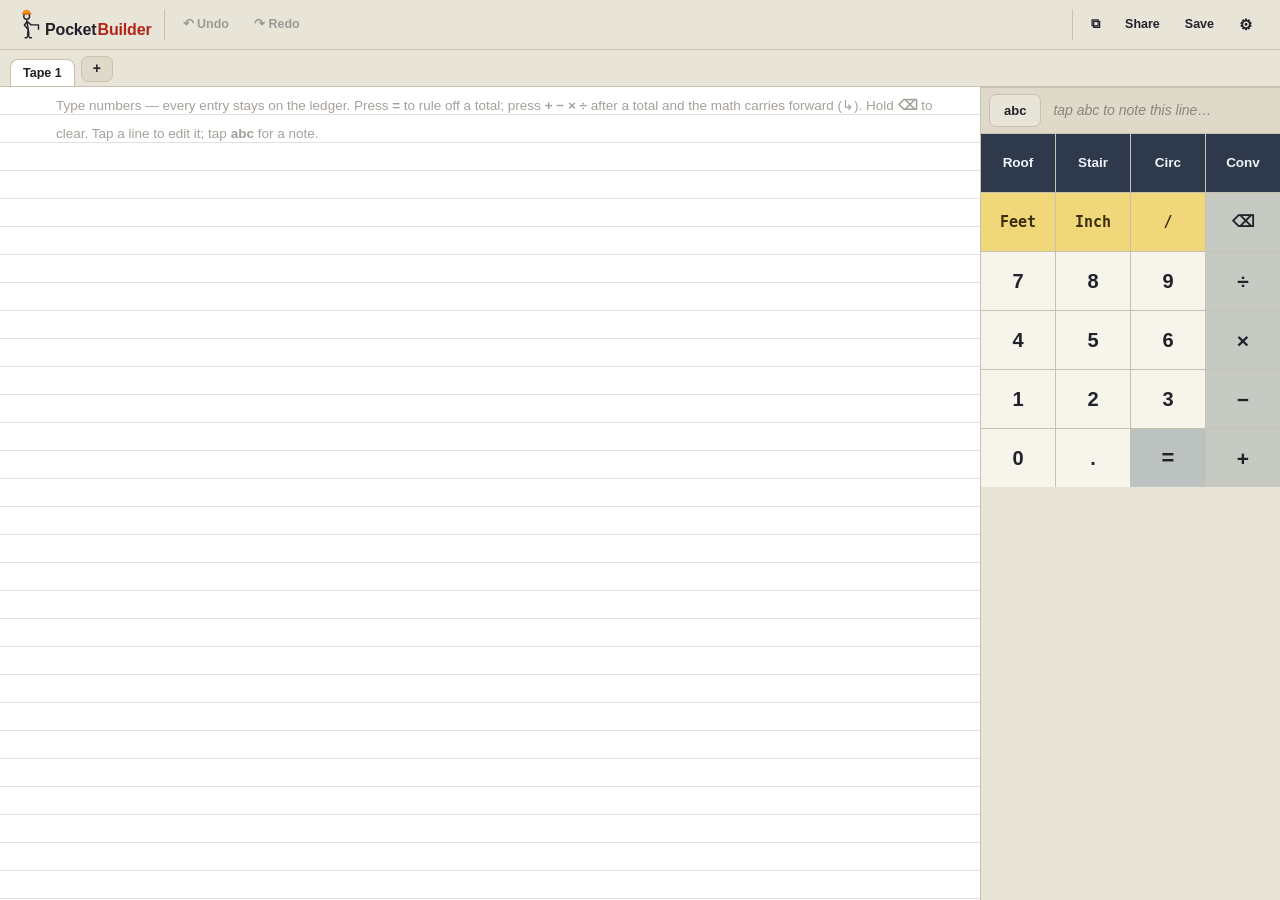
<file: index.html>
<!DOCTYPE html>
<html lang="en">
<head>
<meta charset="UTF-8">
<meta name="viewport" content="width=device-width, initial-scale=1.0, maximum-scale=1.0, user-scalable=no, viewport-fit=cover">
<meta name="theme-color" content="#1b1d21">
<meta name="apple-mobile-web-app-capable" content="yes">
<meta name="mobile-web-app-capable" content="yes">
<meta name="apple-mobile-web-app-status-bar-style" content="black-translucent">
<meta name="apple-mobile-web-app-title" content="PocketBuilder">
<title>PocketBuilder</title>
<meta name="description" content="PocketBuilder - builder tape calculator: feet-inch fractions, area, volume, roof and stair solver, board feet.">
<link rel="manifest" href="manifest.webmanifest">
<link rel="apple-touch-icon" href="icon-192.png">
<link rel="apple-touch-icon" sizes="512x512" href="icon-512.png">
<link rel="icon" type="image/png" href="icon-192.png">
<link rel="stylesheet" href="styles.css">
</head>
<body>
<div id="app">

  <header id="toolbar">
    <button class="brand" id="nameBtn" title="Settings">
      <svg viewBox="140 70 210 340" aria-hidden="true">
        <g fill="none" stroke="currentColor" stroke-width="16" stroke-linecap="round" stroke-linejoin="round">
          <path d="M196 196 L214 300"/>
          <path d="M214 300 L206 356 L232 396 M232 396 L250 396"/>
          <path d="M214 300 L222 356 L196 396 M196 396 L178 396"/>
          <path d="M200 214 L170 252 L200 288"/>
          <path d="M206 214 L246 250 L330 250 L330 300"/>
        </g>
        <circle cx="196" cy="152" r="33" fill="none" stroke="currentColor" stroke-width="16"/>
        <path d="M150 124 a46 46 0 0 1 92 0 z" fill="#f5901f"/>
        <ellipse cx="196" cy="124" rx="56" ry="12" fill="#dc7413"/>
      </svg>
      Pocket<span>Builder</span></button>
    <div class="grp">
      <button class="tb" id="undoB" title="Undo (Ctrl+Z)">&#8630; Undo</button>
      <button class="tb" id="redoB" title="Redo (Ctrl+Y)">&#8631; Redo</button>
    </div>
    <span class="sp"></span>
    <div class="grp">
      <button class="tb" id="ksCopy" title="Copy tape">&#10697;</button>
      <button class="tb" data-fn="share">Share</button>
      <button class="tb" data-fn="save">Save</button>
      <button class="tb icon" id="menuBtn" title="Settings">&#9881;</button>
    </div>
  </header>

  <div id="tabbar"></div>

  <div class="main">
    <div class="taparea">
      <div class="tapewrap" id="tape"></div>
      <div class="toppanel" id="roofpop">
        <div class="tphdr">ROOF<span class="tphint">type a value, then tap a field</span><span class="tpx" id="roofPopClose">&#10005;</span></div>
        <div id="roofcells"></div>
        <div class="tpbtns"><button class="btn" id="roofToTape">&rarr; Tape</button></div>
      </div>
      <div class="toppanel" id="stairpop">
        <div class="tphdr">STAIRS<span class="tphint">type a value, then tap a field</span><span class="tpx" id="stairPopClose">&#10005;</span></div>
        <div id="staircells"></div>
        <div class="tpbtns"><button class="btn" id="stairToTape">&rarr; Tape</button></div>
      </div>
    </div>

    <aside id="keys">
      <div class="notestrip" id="noteBar">
        <button class="ns-lab" id="kbBtn">abc</button>
        <input id="noteInput" type="text" placeholder="tap abc to note this line&#8230;" autocomplete="off" autocorrect="off" autocapitalize="sentences">
        <button class="nbtn" id="noteDone">Done</button>
      </div>
      <div class="np">
        <button class="key fn" data-k="hipv">Roof</button><button class="key fn" data-k="stair">Stair</button><button class="key fn" data-k="circ">Circ</button><button class="key fn" data-k="conv">Conv</button>
        <button class="key unit" id="u0" data-k="feet">Feet</button><button class="key unit" id="u1" data-k="inch">Inch</button><button class="key unit" id="u2" data-k="frac">/</button><button class="key op small" data-k="bk" id="bkKey" title="Backspace &mdash; double-tap or hold to clear all">&#9003;</button>
        <button class="key" data-k="7">7</button><button class="key" data-k="8">8</button><button class="key" data-k="9">9</button><button class="key op" data-k="div">&divide;</button>
        <button class="key" data-k="4">4</button><button class="key" data-k="5">5</button><button class="key" data-k="6">6</button><button class="key op" data-k="mul">&times;</button>
        <button class="key" data-k="1">1</button><button class="key" data-k="2">2</button><button class="key" data-k="3">3</button><button class="key op" data-k="sub" id="subKey" title="Minus &mdash; hold for &plusmn;">&minus;</button>
        <button class="key" data-k="0">0</button><button class="key" data-k="dot">.</button><button class="key eq" data-k="eq">=</button><button class="key op" data-k="add">+</button>
      </div>
    </aside>
  </div>


</div>

<div class="scrim" id="menu"><div class="sheet">
  <h4>PocketBuilder</h4>
  <div class="mrow"><div class="ml">Text size</div><div class="seg" id="sizeSeg"><button data-sz="s">Small</button><button data-sz="m">Medium</button><button data-sz="l">Large</button><button data-sz="x">XL</button></div></div>
  <div class="mrow"><div class="ml">Colors</div><div class="clrgrid" id="clrGrid">
    <label class="clr">Chrome<input type="color" data-c="chrome"></label>
    <label class="clr">Keys<input type="color" data-c="key"></label>
    <label class="clr">Op keys<input type="color" data-c="op"></label>
    <label class="clr">Ft/In<input type="color" data-c="unit"></label>
    <label class="clr">Solvers<input type="color" data-c="fn"></label>
    <label class="clr">Accent<input type="color" data-c="accent"></label>
    <label class="clr">Paper<input type="color" data-c="paper"></label>
    <label class="clr">Text<input type="color" data-c="ptxt"></label>
  </div></div>
  <div class="mrow"><div class="seg"><button id="woodBtn">Night Wood</button><button id="resetBtn">Reset colors</button></div></div>
  <div class="mrow"><div class="ml">Units</div><div class="seg" id="unitSeg"><button data-u="imp">Imperial</button><button data-u="met">Metric</button></div></div>
  <div class="mrow"><div class="ml">Fraction precision</div><div class="seg" id="fracSeg"><button data-fr="8">1/8</button><button data-fr="16">1/16</button><button data-fr="32">1/32</button></div></div>
  <div class="mrow"><div class="ml">Paper</div><div class="seg" id="paperSeg" style="gap:10px">
    <span class="swatch" data-pa="white" style="background:#ffffff"></span>
    <span class="swatch" data-pa="manila" style="background:#ecdcba"></span>
    <span class="swatch" data-pa="sky" style="background:#e3edfb"></span>
    <span class="swatch" data-pa="charcoal" style="background:#2b2e33"></span>
    <span class="swatch" data-pa="navy" style="background:#19233b"></span>
    <span class="swatch" data-pa="forest" style="background:#1b2a1d"></span>
    <span class="swatch" data-pa="coffee" style="background:#241c11"></span>
  </div></div>
  <div class="menubtns">
    <button class="btn alt" id="mNew">New tape</button>
    <button class="btn" id="mSave">Save .txt</button>
    <button class="btn alt" id="menuClose">Done</button>
  </div>
</div></div>

<div class="toast" id="toast"></div>
<script src="js/engine.js"></script>
<script src="js/app.js"></script>
<script src="js/share.js"></script>
<script src="js/edit-ops.js"></script>
</body>
</html>
</file>
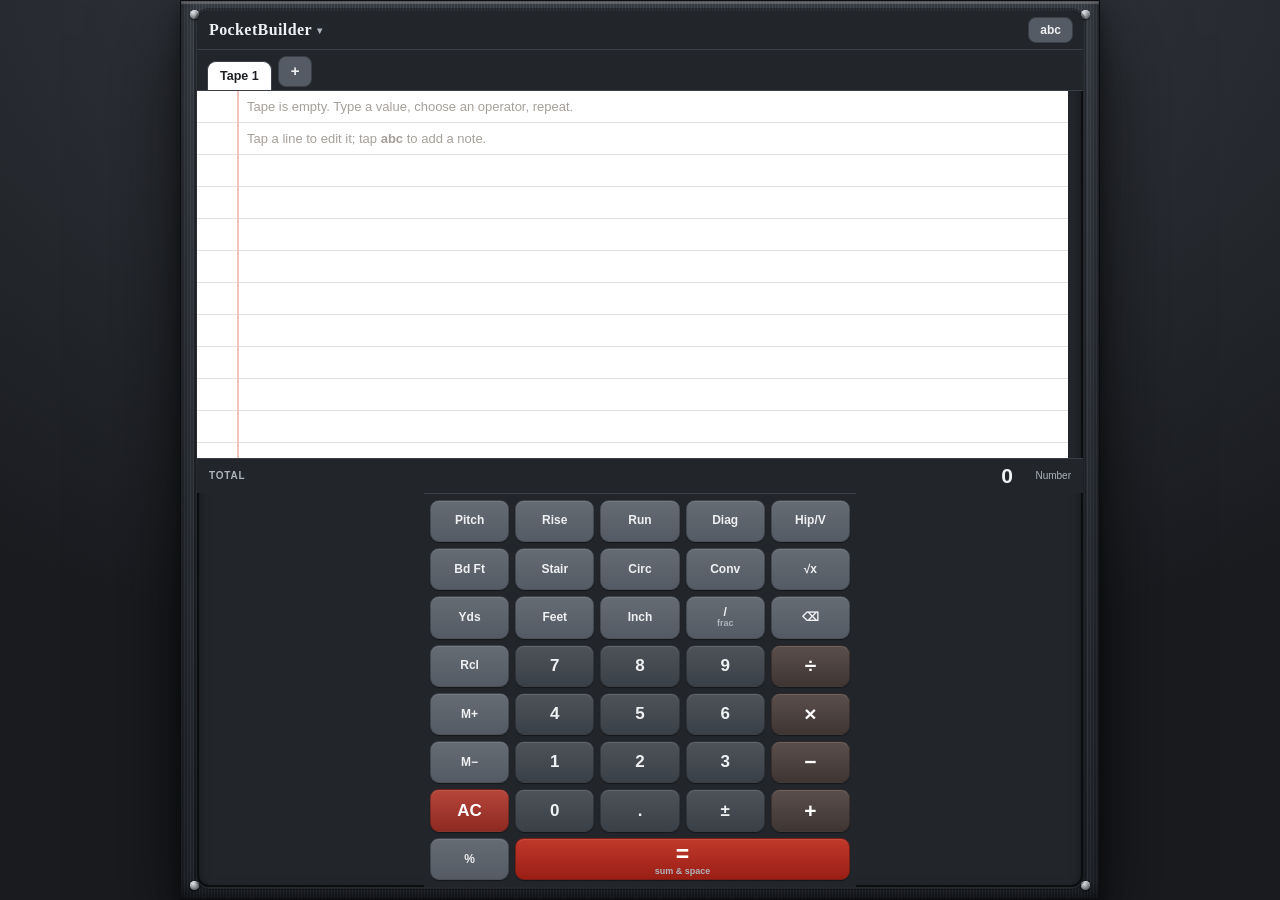
<file: pocket-builder-pwa/index.html>
<!DOCTYPE html>
<html lang="en">
<head>
<meta charset="UTF-8">
<meta name="viewport" content="width=device-width, initial-scale=1.0, maximum-scale=1.0, user-scalable=no, viewport-fit=cover">
<meta name="theme-color" content="#1b1d21">
<meta name="apple-mobile-web-app-capable" content="yes">
<meta name="mobile-web-app-capable" content="yes">
<meta name="apple-mobile-web-app-status-bar-style" content="black-translucent">
<meta name="apple-mobile-web-app-title" content="PocketBuilder">
<title>PocketBuilder</title>
<meta name="description" content="PocketBuilder - builder tape calculator: feet-inch fractions, area, volume, roof and stair solver, board feet.">
<link rel="manifest" href="manifest.webmanifest">
<link rel="apple-touch-icon" href="icon-192.png">
<link rel="icon" type="image/png" href="icon-192.png">
<style>
  :root{
    --bg1:#3b3f47; --bg2:#191b1f;
    --shell:repeating-linear-gradient(90deg,rgba(255,255,255,.05) 0 1px,rgba(0,0,0,.05) 1px 3px), linear-gradient(180deg,#3a3f47,#20242a);
    --edge:#0c0d10;
    --chrome:#22262b; --line:#3a3f47;
    --key:#3a4047; --keyfn:#545b64; --keytxt:#eef0f2; --keysub:#aeb4bd;
    --accent:#b2241a; --accent2:#d65a4c;
    --opk1:#5a4e4b; --opk2:#3f3633; --optxt:#ffffff;
    --paper:#ffffff; --paperline:#e1e1e1; --papermargin:#f0c4bd; --papertxt:#1d1f22; --papermut:#a6a09a;
    --kh:clamp(26px,4.7vh,44px); --kfs:clamp(12px,3.3vw,17px); --kfs-s:clamp(9px,2.3vw,12px);
    --kfs-op:clamp(15px,4vw,21px); --kfs-eq:clamp(16px,4.4vw,23px); --gap:clamp(3px,1vw,6px);
  }
  *{box-sizing:border-box;-webkit-tap-highlight-color:transparent;-webkit-user-select:none;user-select:none;}
  html,body{margin:0;height:100%;width:100%;overflow:hidden;background:radial-gradient(1100px 760px at 50% -8%,var(--bg1),var(--bg2)) fixed;color:var(--keytxt);
    font-family:-apple-system,BlinkMacSystemFont,"Segoe UI",Roboto,Helvetica,Arial,sans-serif;overscroll-behavior:none;
    display:flex;align-items:center;justify-content:center;}

  #device{position:relative;flex:0 0 auto;width:min(100vw,432px);height:100dvh;max-height:940px;margin:auto;display:flex;flex-direction:column;min-width:0;
    background:var(--shell);background-position:center;
    border:1px solid var(--edge);border-radius:30px;padding:20px 16px 24px;
    box-shadow:0 34px 80px rgba(0,0,0,.62), 0 8px 18px rgba(0,0,0,.45),
      inset 0 3px 1px rgba(255,255,255,.22), inset 0 -6px 16px rgba(0,0,0,.6), inset 0 0 0 1px rgba(0,0,0,.28);}
  .screw{position:absolute;width:9px;height:9px;border-radius:50%;background:radial-gradient(circle at 35% 30%,#dfe3e8,#34373c);box-shadow:inset 0 1px 1px rgba(255,255,255,.6),0 1px 2px rgba(0,0,0,.7);}
  .screw.s1{top:9px;left:9px;}.screw.s2{top:9px;right:9px;}.screw.s3{bottom:9px;left:9px;}.screw.s4{bottom:9px;right:9px;}

  #app{position:relative;display:flex;flex-direction:column;flex:1;min-height:0;min-width:0;width:100%;border-radius:12px;overflow:hidden;background:var(--chrome);
    box-shadow:inset 0 0 0 2px var(--edge), inset 0 5px 12px rgba(0,0,0,.65), 0 0 0 3px rgba(0,0,0,.32), 0 2px 1px rgba(255,255,255,.12);}

  header{display:flex;align-items:center;gap:8px;padding:6px 10px;background:var(--chrome);border-bottom:1px solid var(--line);min-width:0;}
  .namebtn{background:none;border:none;color:var(--keytxt);font-family:Georgia,"Times New Roman",serif;font-weight:800;font-size:16px;letter-spacing:.4px;cursor:pointer;display:flex;align-items:center;gap:5px;padding:2px 2px;white-space:nowrap;}
  .namebtn .caret{font-size:10px;color:var(--keysub);}
  header .sp{flex:1;}
  .memchip{font-size:11px;font-weight:700;color:var(--keysub);background:color-mix(in srgb,var(--keysub) 12%,transparent);border:1px solid color-mix(in srgb,var(--keysub) 34%,transparent);border-radius:7px;padding:3px 8px;display:none;}
  .hbtn{background:var(--keyfn);border:1px solid var(--line);color:var(--keytxt);border-radius:8px;padding:5px 11px;font-size:12px;font-weight:700;cursor:pointer;}
  .hbtn:active{filter:brightness(1.2);}

  .taparea{position:relative;flex:1;min-height:0;min-width:0;display:flex;flex-direction:column;}
  .tapewrap{flex:1;min-height:0;min-width:0;overflow-y:scroll;overflow-x:hidden;scrollbar-gutter:stable;padding:0;background-color:var(--paper);-webkit-overflow-scrolling:touch;
    background-image:linear-gradient(90deg,transparent 0 40px,var(--papermargin) 40px 42px,transparent 42px),
      repeating-linear-gradient(to bottom,transparent 0,transparent 31px,var(--paperline) 31px,var(--paperline) 32px);
    background-attachment:local;}
  .tline{display:grid;grid-template-columns:20px minmax(0,1fr) minmax(0,auto);gap:6px;align-items:flex-end;min-height:32px;padding:3px 12px 5px 50px;cursor:pointer;font-variant-numeric:tabular-nums;width:100%;max-width:100%;}
  .tline.sel{background:color-mix(in srgb,var(--papertxt) 10%,transparent);}
  .tline .op{color:var(--papertxt);font-weight:700;text-align:right;font-size:14px;line-height:1;min-width:0;}
  .tline .val{font-size:18px;font-weight:600;color:var(--papertxt);line-height:1;min-width:0;overflow:hidden;white-space:nowrap;text-overflow:ellipsis;}
  .tline .note{font-size:13.5px;color:var(--papermut);font-style:italic;text-align:right;min-width:0;max-width:62%;white-space:normal;overflow-wrap:anywhere;line-height:1.25;}
  .tline.active{min-height:34px;} .tline.active .val{font-weight:700;font-size:19px;color:var(--papertxt);}
  .tline.active .op{color:var(--papertxt);}
  .tline.carry .op{color:var(--papermut);font-size:13px;}
  .tline.caret .val::after{content:"";display:inline-block;width:2px;height:18px;background:var(--papertxt);margin-left:2px;vertical-align:-3px;animation:bl 1s steps(1) infinite;}
  @keyframes bl{50%{opacity:0;}}
  .tline.sep{min-height:32px;} .tline.info{grid-template-columns:20px minmax(0,1fr);} .tline.info .val{font-size:13px;font-weight:500;color:var(--papermut);font-style:italic;white-space:normal;overflow-wrap:anywhere;}
  .tline.subtotal{cursor:pointer;}
  .tline.subtotal .val{font-weight:800;color:var(--papertxt);font-size:15px;font-style:normal;white-space:nowrap;font-variant-numeric:tabular-nums;border-top:1px solid var(--papermut);padding-top:3px;}
  .emptytape{padding:0 14px 0 50px;color:var(--papermut);font-size:13px;line-height:32px;}

  .grandbar{background:var(--chrome);display:flex;align-items:center;gap:10px;padding:5px 12px;border-top:1px solid var(--line);min-width:0;}
  .grandbar .lab{font-size:10px;color:var(--keysub);text-transform:uppercase;letter-spacing:.8px;font-weight:700;flex:0 0 auto;}
  .grandbar .gt{flex:1;min-width:0;text-align:right;font-size:21px;font-weight:800;color:var(--keytxt);font-variant-numeric:tabular-nums;overflow:hidden;white-space:nowrap;text-overflow:ellipsis;}
  .grandbar .gd{font-size:10px;color:var(--keysub);min-width:48px;flex:0 0 auto;text-align:right;}

  .toppanel{position:absolute;inset:0;z-index:6;display:none;overflow-y:auto;background:var(--paper);padding:9px 11px;} .toppanel.on{display:block;}
  .tphdr{display:flex;align-items:center;gap:8px;font-size:10px;font-weight:800;letter-spacing:1.5px;color:var(--papertxt);text-transform:uppercase;margin-bottom:6px;}
  .tphint{flex:1;font-size:9px;font-weight:600;color:var(--papermut);text-transform:none;}
  .tpx{cursor:pointer;color:var(--papermut);font-weight:700;font-size:13px;padding:0 4px;}
  .tpbtns{display:flex;justify-content:flex-end;margin-top:8px;} .tpbtns .btn{padding:8px 16px;}
  #roofcells,#staircells{display:grid;grid-template-columns:repeat(3,1fr);gap:6px;}
  .cc{position:relative;background:#fff;border:1px solid #ddd2cd;border-radius:7px;padding:4px 7px;display:flex;flex-direction:column;min-width:0;}
  .cc span{font-size:8px;color:#9b958c;text-transform:uppercase;letter-spacing:.5px;} .cc b{font-size:13px;color:#1f2126;font-variant-numeric:tabular-nums;}
  .cc.ed{cursor:pointer;} .cc.ed::after{content:"\270E";position:absolute;top:3px;right:5px;font-size:8px;color:#b6b0a6;}
  .lblrow{grid-column:1/-1;font-size:9px;font-weight:800;letter-spacing:1.5px;color:var(--papermut);text-transform:uppercase;padding:5px 2px 1px;border-top:1px dashed var(--papermut);margin-top:2px;}

  .pad,.padred,.padmin{background:var(--chrome);padding:var(--gap) var(--gap) calc(var(--gap) + 1px);gap:var(--gap);border-top:1px solid var(--line);}
  .pad{display:grid;grid-template-columns:repeat(5,1fr);}
  .padred,.padmin{display:none;grid-template-columns:repeat(4,1fr);}
  #keys.reduced .pad{display:none;} #keys.reduced .padred{display:grid;}
  #keys.minimal .pad{display:none;} #keys.minimal .padmin{display:grid;}
  .key{border:1px solid #00000040;border-radius:9px;height:var(--kh);font-size:var(--kfs);font-weight:700;cursor:pointer;display:flex;flex-direction:column;align-items:center;justify-content:center;line-height:1.05;color:var(--keytxt);
    background:linear-gradient(180deg,color-mix(in srgb,var(--key) 90%,#fff 10%),var(--key));box-shadow:0 1px 1px rgba(0,0,0,.4),inset 0 1px 0 rgba(255,255,255,.10);}
  .key:active,.key.hit{filter:brightness(.9);}
  .key.fn,.key.roof,.key.mem{color:var(--keytxt);font-size:var(--kfs-s);
    background:linear-gradient(180deg,color-mix(in srgb,var(--keyfn) 90%,#fff 10%),var(--keyfn));}
  .key.op{color:var(--optxt);font-size:var(--kfs-op);background:linear-gradient(180deg,var(--opk1),var(--opk2));}
  .key.eq{background:linear-gradient(180deg,#c0392b,#9a1e15);color:#fff;font-size:var(--kfs-eq);border-color:#7a1d15;}
  .key.ac{color:#fff;background:linear-gradient(180deg,#b6453b,#8d2a22);}
  .key small{display:block;font-size:clamp(7px,1.8vw,9px);color:var(--keysub);font-weight:600;margin-top:1px;}
  /* bigger keys for the 4-column minimal pad */
  .padmin .key{height:clamp(42px,7.4vh,72px);font-size:clamp(17px,5vw,26px);}
  .padmin .key.fn{font-size:clamp(12px,3.4vw,17px);}
  .padmin .key.op,.padmin .key.eq{font-size:clamp(20px,5.6vw,30px);}
  .padred .key{height:clamp(30px,5.4vh,52px);}

  .chin{text-align:center;font-size:8px;letter-spacing:2.5px;color:rgba(255,255,255,.72);font-weight:700;padding:9px 0 1px;text-transform:uppercase;text-shadow:0 1px 2px rgba(0,0,0,.6);}

  .scrim{position:fixed;inset:0;background:rgba(0,0,0,.55);display:none;align-items:flex-end;justify-content:center;z-index:50;} .scrim.on{display:flex;}
  .sheet{background:#22262b;width:100%;max-width:432px;border-radius:18px 18px 0 0;padding:16px;border-top:3px solid var(--accent);box-shadow:0 -6px 24px rgba(0,0,0,.4);max-height:88vh;overflow-y:auto;}
  .sheet h4{margin:0 0 12px;font-size:16px;color:var(--keytxt);}
  .mrow{margin-bottom:14px;} .mrow .ml{font-size:11px;text-transform:uppercase;letter-spacing:.6px;color:var(--keysub);font-weight:700;margin-bottom:6px;}
  .seg{display:flex;gap:6px;flex-wrap:wrap;}
  .seg button{flex:1;min-width:62px;background:var(--keyfn);border:1px solid var(--line);color:var(--keytxt);border-radius:9px;padding:9px 6px;font-size:12.5px;font-weight:700;cursor:pointer;}
  .seg button.on{background:var(--accent);border-color:var(--accent);color:#fff;}
  .swatch{width:34px;height:34px;border-radius:8px;border:2px solid #3a3f47;cursor:pointer;flex:0 0 auto;}
  .swatch.on{border-color:var(--accent2);box-shadow:0 0 0 2px color-mix(in srgb,var(--accent2) 35%,transparent);}
  .menubtns{display:flex;gap:10px;margin-top:6px;}
  .btn{background:var(--accent);color:#fff;border:none;border-radius:9px;padding:11px 15px;font-size:14px;font-weight:700;cursor:pointer;flex:1;}
  .btn.alt{background:var(--keyfn);border:1px solid var(--line);color:var(--keytxt);}
  .toast{position:fixed;left:50%;bottom:90px;transform:translateX(-50%);background:#1f2226;color:#eef0f2;border:1px solid var(--accent);padding:9px 16px;border-radius:20px;font-size:13px;opacity:0;transition:opacity .25s;z-index:60;pointer-events:none;max-width:90%;text-align:center;} .toast.on{opacity:1;}
  .notebar{display:none;align-items:center;gap:8px;padding:6px 10px;background:var(--chrome);border-top:1px solid var(--line);min-width:0;}
  .notebar.on{display:flex;}
  .notebar .nlab{font-size:10px;font-weight:700;letter-spacing:.6px;text-transform:uppercase;color:var(--keysub);flex:0 0 auto;}
  .notebar input{flex:1;min-width:0;font-size:16px;background:var(--paper);color:var(--papertxt);border:1px solid var(--line);border-radius:8px;padding:8px 10px;-webkit-user-select:text;user-select:text;}
  .notebar .nbtn{flex:0 0 auto;background:var(--accent);color:#fff;border:none;border-radius:8px;padding:8px 14px;font-size:13px;font-weight:700;cursor:pointer;}
</style>
</head>
<body>
<div id="device">
  <span class="screw s1"></span><span class="screw s2"></span><span class="screw s3"></span><span class="screw s4"></span>
  <div id="app">
    <header>
      <button class="namebtn" id="nameBtn">PocketBuilder <span class="caret">&#9662;</span></button>
      <div class="sp"></div>
      <span class="memchip" id="mem"></span>
      <button class="hbtn" id="kbBtn">abc</button>
    </header>
    <div class="taparea">
      <div class="tapewrap" id="tape"></div>
      <div class="toppanel" id="roofpop">
        <div class="tphdr">ROOF<span class="tphint">type a value, then tap a field</span><span class="tpx" id="roofPopClose">&#10005;</span></div>
        <div id="roofcells"></div>
        <div class="tpbtns"><button class="btn" id="roofToTape">&rarr; Tape</button></div>
      </div>
      <div class="toppanel" id="stairpop">
        <div class="tphdr">STAIRS<span class="tphint">type a value, then tap a field</span><span class="tpx" id="stairPopClose">&#10005;</span></div>
        <div id="staircells"></div>
        <div class="tpbtns"><button class="btn" id="stairToTape">&rarr; Tape</button></div>
      </div>
    </div>
    <div class="grandbar"><span class="lab">Total</span><span class="gt" id="grand">0</span><span class="gd" id="gdim"></span></div>
    <div class="notebar" id="noteBar"><span class="nlab">Note</span><input id="noteInput" type="text" placeholder="label this line&#8230;" autocomplete="off" autocorrect="off" autocapitalize="sentences"><button class="nbtn" id="noteDone">Done</button></div>
    <div id="keys">
      <div class="pad" id="pad">
        <button class="key roof" data-k="pitch">Pitch</button><button class="key roof" data-k="rise">Rise</button><button class="key roof" data-k="run">Run</button><button class="key roof" data-k="diag">Diag</button><button class="key roof" data-k="hipv">Hip/V</button>
        <button class="key fn" data-k="bdft">Bd Ft</button><button class="key fn" data-k="stair">Stair</button><button class="key fn" data-k="circ">Circ</button><button class="key fn" data-k="conv">Conv</button><button class="key fn" data-k="sqrt">&#8730;x</button>
        <button class="key fn" id="u0" data-k="yd">Yds</button><button class="key fn" id="u1" data-k="feet">Feet</button><button class="key fn" id="u2" data-k="inch">Inch</button><button class="key fn" id="fracKey" data-k="frac">/<small>frac</small></button><button class="key fn" data-k="bk">&#9003;</button>
        <button class="key mem" data-k="rcl">Rcl</button><button class="key" data-k="7">7</button><button class="key" data-k="8">8</button><button class="key" data-k="9">9</button><button class="key op" data-k="div">&divide;</button>
        <button class="key mem" data-k="mplus">M+</button><button class="key" data-k="4">4</button><button class="key" data-k="5">5</button><button class="key" data-k="6">6</button><button class="key op" data-k="mul">&times;</button>
        <button class="key mem" data-k="mminus">M&minus;</button><button class="key" data-k="1">1</button><button class="key" data-k="2">2</button><button class="key" data-k="3">3</button><button class="key op" data-k="sub">&minus;</button>
        <button class="key ac" data-k="ac">AC</button><button class="key" data-k="0">0</button><button class="key" data-k="dot">.</button><button class="key" data-k="pm">&plusmn;</button><button class="key op" data-k="add">+</button>
        <button class="key fn" data-k="pct">%</button><button class="key eq" style="grid-column:span 4" data-k="eq">= <small>sum &amp; space</small></button>
      </div>
      <div class="padred" id="padred">
        <button class="key roof" data-k="pitch">Pitch</button><button class="key roof" data-k="rise">Rise</button><button class="key roof" data-k="run">Run</button><button class="key roof" data-k="diag">Diag</button>
        <button class="key fn" data-k="stair">Stair</button><button class="key fn" data-k="circ">Circ</button><button class="key fn" data-k="conv">Conv</button><button class="key fn" data-k="frac">/<small>frac</small></button>
        <button class="key fn" data-k="feet">Feet</button><button class="key fn" data-k="inch">Inch</button><button class="key fn" data-k="bk">&#9003;</button><button class="key op" data-k="div">&divide;</button>
        <button class="key" data-k="7">7</button><button class="key" data-k="8">8</button><button class="key" data-k="9">9</button><button class="key op" data-k="mul">&times;</button>
        <button class="key" data-k="4">4</button><button class="key" data-k="5">5</button><button class="key" data-k="6">6</button><button class="key op" data-k="sub">&minus;</button>
        <button class="key" data-k="1">1</button><button class="key" data-k="2">2</button><button class="key" data-k="3">3</button><button class="key op" data-k="add">+</button>
        <button class="key ac" data-k="ac">AC</button><button class="key" data-k="0">0</button><button class="key" data-k="pm">&plusmn;</button><button class="key" data-k="dot">.</button>
        <button class="key eq" style="grid-column:span 4" data-k="eq">= <small>sum &amp; space</small></button>
      </div>
      <div class="padmin" id="padmin">
        <button class="key ac" data-k="ac">AC</button><button class="key fn" data-k="bk">&#9003;</button><button class="key fn" data-k="frac">/<small>frac</small></button><button class="key op" data-k="div">&divide;</button>
        <button class="key" data-k="7">7</button><button class="key" data-k="8">8</button><button class="key" data-k="9">9</button><button class="key op" data-k="mul">&times;</button>
        <button class="key" data-k="4">4</button><button class="key" data-k="5">5</button><button class="key" data-k="6">6</button><button class="key op" data-k="sub">&minus;</button>
        <button class="key" data-k="1">1</button><button class="key" data-k="2">2</button><button class="key" data-k="3">3</button><button class="key op" data-k="add">+</button>
        <button class="key fn" data-k="feet">Feet</button><button class="key fn" data-k="inch">Inch</button><button class="key" data-k="pm">&plusmn;</button><button class="key" data-k="dot">.</button>
        <button class="key" style="grid-column:span 2" data-k="0">0</button><button class="key eq" style="grid-column:span 2" data-k="eq">=</button>
      </div>
    </div>
  </div>
  <div class="chin">Ridgeline Construction &bull; ft-in / metric</div>
</div>

<div class="scrim" id="menu"><div class="sheet">
  <h4>PocketBuilder</h4>
  <div class="mrow"><div class="ml">Units</div><div class="seg" id="unitSeg"><button data-u="imp">Imperial</button><button data-u="met">Metric</button></div></div>
  <div class="mrow"><div class="ml">Fraction precision</div><div class="seg" id="fracSeg"><button data-fr="8">1/8</button><button data-fr="16">1/16</button><button data-fr="32">1/32</button></div></div>
  <div class="mrow"><div class="ml">Keypad</div><div class="seg" id="layoutSeg"><button data-ly="full">Full</button><button data-ly="reduced">Reduced</button><button data-ly="minimal">Minimal</button></div></div>
  <div class="mrow"><div class="ml">Case</div><div class="seg" id="styleSeg">
    <button data-st="graphite">Graphite</button><button data-st="steel">Steel</button><button data-st="navy">Navy</button><button data-st="forest">Forest</button><button data-st="sand">Sand</button><button data-st="crimson">Crimson</button>
    <button data-st="wood">Carpenter</button><button data-st="concrete">Concrete</button><button data-st="circuit">Electric</button><button data-st="water">Plumber</button>
  </div></div>
  <div class="mrow"><div class="ml">Paper tape</div><div class="seg" id="paperSeg" style="gap:10px">
    <span class="swatch" data-pa="white" style="background:#ffffff"></span>
    <span class="swatch" data-pa="manila" style="background:#ecdcba"></span>
    <span class="swatch" data-pa="sky" style="background:#e3edfb"></span>
    <span class="swatch" data-pa="charcoal" style="background:#2b2e33"></span>
    <span class="swatch" data-pa="navy" style="background:#19233b"></span>
    <span class="swatch" data-pa="forest" style="background:#1b2a1d"></span>
  </div></div>
  <div class="menubtns">
    <button class="btn alt" id="mNew">New tape</button>
    <button class="btn" id="mSave">Save .txt</button>
    <button class="btn alt" id="menuClose">Done</button>
  </div>
</div></div>

<div class="toast" id="toast"></div>
<script>


/* BuilderTape engine v5 — roof solver + tape blocks + repeat-equals + unit-basis display */
(function(global){
"use strict";
var SCALAR=0, LINEAR=1, AREA=2, VOLUME=3;
var IN_PER = { ft:12, in:1, yd:36, m:39.37007874015748, cm:0.3937007874015748, mm:0.03937007874015748 };
var UP = { in:1, ft:2, yd:3 };
function pickU(x,y){ if(x&&y) return UP[x]>=UP[y]?x:y; return x||y||null; }
function gcd(a,b){a=Math.abs(a);b=Math.abs(b);while(b){var t=a%b;a=b;b=t;}return a||1;}
function fmtFtIn(inches, denom){
  denom = denom||16;
  var sign = inches<0 ? "-" : "";
  var t = Math.abs(inches);
  var totalSub = Math.round(t*denom);
  var whole = Math.floor(totalSub/denom);
  var num = totalSub - whole*denom;
  var feet = Math.floor(whole/12);
  var inch = whole - feet*12;
  var fracStr = "";
  if(num>0){ var g=gcd(num,denom); fracStr = (num/g)+"/"+(denom/g); }
  var parts=[];
  if(feet>0) parts.push(feet+"'");
  var inchPart="";
  if(inch>0) inchPart = inch + (fracStr?(" "+fracStr):"") + '"';
  else if(fracStr) inchPart = fracStr + '"';
  else if(feet===0) inchPart = '0"';
  if(inchPart) parts.push(inchPart);
  if(parts.length===0) parts.push('0"');
  return sign + parts.join(" ");
}
function fmtInchesOnly(inches, denom){
  denom = denom||16;
  var sign = inches<0 ? "-" : "";
  var t = Math.abs(inches);
  var totalSub = Math.round(t*denom);
  var whole = Math.floor(totalSub/denom);
  var num = totalSub - whole*denom;
  var fracStr = "";
  if(num>0){ var g=gcd(num,denom); fracStr = (num/g)+"/"+(denom/g); }
  var s = whole>0 ? (whole + (fracStr?(" "+fracStr):"")) : (fracStr?fracStr:"0");
  return sign + s + '"';
}
function fmtNum(n,dp){
  if(!isFinite(n)) return "—";
  var f = (dp==null)?4:dp;
  var r = Math.round(n*Math.pow(10,f))/Math.pow(10,f);
  return r.toLocaleString(undefined,{maximumFractionDigits:f});
}
function fmtYards(inches){ return fmtNum(inches/36,3)+" yd"; }
function fmtVal(v){
  if(!v) return "0";
  switch(v.dim){
    case LINEAR: return fmtFtIn(v.n);
    case AREA:   return fmtNum(v.n/144)+" sq ft";
    case VOLUME: return fmtNum(v.n/1728)+" cu ft";
    default:     return fmtNum(v.n);
  }
}
function fmtMetric(v){
  if(!v) return "0";
  switch(v.dim){
    case LINEAR: { var m=v.n*0.0254; return Math.abs(m)<1 ? fmtNum(v.n*25.4,0)+" mm" : fmtNum(m,3)+" m"; }
    case AREA:   return fmtNum(v.n*0.00064516,3)+" m²";
    case VOLUME: return fmtNum(v.n*0.000016387064,3)+" m³";
    default:     return fmtNum(v.n);
  }
}
function dimName(d){return ["","Linear","Area","Volume"][d]||"Number";}
function combine(a, op, b){
  if(op==="+"||op==="-"){
    var da=a.dim, db=b.dim, dim;
    if(da===db) dim=da;
    else if(da===SCALAR) dim=db;
    else if(db===SCALAR) dim=da;
    else return {error:"Can't "+(op==="+"?"add":"subtract")+" "+dimName(da)+" and "+dimName(db)};
    return {n: op==="+" ? a.n+b.n : a.n-b.n, dim:dim, u:pickU(a.u,b.u)};
  }
  if(op==="*"){ var sum=a.dim+b.dim; if(sum>VOLUME) return {error:"Result exceeds volume"}; return {n:a.n*b.n, dim:sum, u:pickU(a.u,b.u)}; }
  if(op==="/"){ if(b.n===0) return {error:"Divide by zero"}; var diff=a.dim-b.dim; if(diff<0) return {error:"Can't divide "+dimName(a.dim)+" by "+dimName(b.dim)}; return {n:a.n/b.n, dim:diff, u:a.u}; }
  return {error:"bad op"};
}
function fold(steps){
  if(steps.length===0) return {acc:{n:0,dim:SCALAR}, run:[], error:null};
  var acc=null, run=[], seeded=false, err=null, errAt=-1;
  for(var i=0;i<steps.length;i++){
    var s=steps[i];
    if(s.sep){ run.push(null); acc=null; seeded=false; continue; }
    if(s.card){ run.push(acc?{n:acc.n,dim:acc.dim,u:acc.u}:null); continue; }
    if(s.info){ run.push(acc?{n:acc.n,dim:acc.dim,u:acc.u}:null); continue; }
    if(!seeded){ acc={n:s.val.n,dim:s.val.dim,u:s.val.u}; seeded=true; run.push({n:acc.n,dim:acc.dim,u:acc.u}); continue; }
    var r=combine(acc, s.op, s.val);
    if(r.error){ err=r.error; errAt=i; run.push({n:acc.n,dim:acc.dim,u:acc.u}); }
    else { acc={n:r.n,dim:r.dim,u:r.u}; run.push({n:acc.n,dim:acc.dim,u:acc.u}); }
  }
  if(!acc) acc={n:0,dim:SCALAR};
  return {acc:acc, run:run, error:err, errAt:errAt};
}
function newRoof(){ return {rise:null,run:null,diag:null,pitch:null,hip:null,angle:null,given:[]}; }
function Calc(){ this.steps=[]; this.pendingOp="+"; this.justEval=false; this.memory=null; this.roof=newRoof(); this._newEntry(); }
Calc.prototype._newEntry=function(){ this.e={ inches:0, dim:SCALAR, buf:"", num:null, hasUnit:false, loaded:null, basis:null }; };
Calc.prototype.hasInput=function(){ var e=this.e; return e.buf!=="" || e.hasUnit || e.num!=null || e.inches!==0 || !!e.loaded; };
Calc.prototype.loadValue=function(val){ this._newEntry(); this.e.loaded={n:val.n,dim:val.dim,u:val.u}; this.justEval=false; };
Calc.prototype.finalizeEntry=function(){
  var e=this.e, inches=e.inches;
  if(e.loaded && e.buf==="" && !e.hasUnit && e.num==null) return {n:e.loaded.n, dim:e.loaded.dim, u:e.loaded.u};
  if(e.num!=null){ var den = e.buf!=="" ? parseFloat(e.buf) : 0; if(den>0) inches += e.num/den; return {n:inches, dim:LINEAR, u:(e.basis||"in")}; }
  if(e.hasUnit){ if(e.buf!=="") inches += parseFloat(e.buf); return {n:inches, dim:(e.dim===SCALAR?LINEAR:e.dim), u:e.basis}; }
  if(e.buf!=="") return {n:parseFloat(e.buf), dim:SCALAR};
  return {n:inches, dim:e.dim, u:e.basis};
};
Calc.prototype.current=function(){ return this.hasInput()? this.finalizeEntry() : fold(this.steps).acc; };
Calc.prototype._startFresh=function(){
  if(this.justEval){ if(this.steps.length){ this.steps.push({sep:true}); } this.pendingOp="+"; this.justEval=false; this._newEntry(); }
  else if(this.e.loaded){ this._newEntry(); }
};
Calc.prototype.inputDigit=function(d){ this._startFresh(); this.e.buf += d; };
Calc.prototype.inputDot=function(){ this._startFresh(); if(this.e.buf.indexOf(".")<0) this.e.buf += (this.e.buf===""?"0.":"."); };
Calc.prototype.inputUnit=function(unit){
  this._startFresh(); var e=this.e;
  if(UP[unit] && (!e.basis || UP[unit]>UP[e.basis])) e.basis=unit;   /* remember the largest imperial unit entered */
  if(e.num!=null){ var den=e.buf!==""?parseFloat(e.buf):0; if(den>0) e.inches+=e.num/den; e.num=null; e.buf=""; e.hasUnit=true; e.dim=LINEAR; return; }
  var v=e.buf!==""?parseFloat(e.buf):0; e.inches+=v*IN_PER[unit]; e.buf=""; e.hasUnit=true; e.dim=LINEAR;
};
Calc.prototype.inputFrac=function(){ if(this.e.buf!==""){ this.e.num=parseFloat(this.e.buf); this.e.buf=""; } else if(this.e.num==null){ this.e.num=0; } };
Calc.prototype.backspace=function(){ var e=this.e; if(e.loaded){ this._newEntry(); return; } if(e.buf!==""){ e.buf=e.buf.slice(0,-1); } else if(e.num!=null){ e.num=null; } else if(e.hasUnit){ this._newEntry(); } };
Calc.prototype.clearEntry=function(){ this._newEntry(); };
Calc.prototype.allClear=function(){ this.steps=[]; this.pendingOp="+"; this.justEval=false; this.roof=newRoof(); this._newEntry(); };
Calc.prototype._commit=function(op){ if(this.hasInput()){ this.steps.push({op:this.pendingOp, val:this.finalizeEntry(), note:""}); this._newEntry(); } if(op!=null) this.pendingOp=op; };
Calc.prototype.operator=function(op){
  if(this.justEval){ this.justEval=false; this.pendingOp=op; return; }
  var e=this.e;
  if(e.loaded && e.buf==="" && !e.hasUnit && e.num==null){
    this.steps=[{op:"+", val:{n:e.loaded.n,dim:e.loaded.dim,u:e.loaded.u}, note:""}];
    this._newEntry(); this.pendingOp=op; return;
  }
  if(!this.hasInput() && this.steps.length>0){ this.pendingOp=op; return; }
  this._commit(op);
};
Calc.prototype.equals=function(){
  if(this.hasInput()){ this._commit(null); this.justEval=true; return this.result(); }
  if(this.justEval){
    var start=0;
    for(var i=this.steps.length-1;i>=0;i--){ if(this.steps[i].sep){ start=i+1; break; } }
    var vals=0, li=-1;
    for(var j=start;j<this.steps.length;j++){ var s=this.steps[j]; if(s.sep||s.info||s.card) continue; vals++; li=j; }
    if(vals>=2 && li>=0){ var L=this.steps[li]; this.steps.push({op:L.op, val:{n:L.val.n,dim:L.val.dim,u:L.val.u}, note:""}); }
    return this.result();
  }
  this.justEval=true; return this.result();
};
Calc.prototype.result=function(){ return fold(this.steps); };
Calc.prototype.spaceBreak=function(){
  if(this.hasInput()) this._commit(null);
  if(this.steps.length===0) return;
  this.steps.push({sep:true});
  this.justEval=false; this.pendingOp="+";
};
Calc.prototype.percent=function(){
  if(!this.hasInput()) return;
  var entry=this.finalizeEntry(), acc=fold(this.steps).acc, op=this.pendingOp;
  this._newEntry();
  if((op==="+"||op==="-") && this.steps.length>0){ if(acc.dim!==SCALAR){ this.e.inches=acc.n*entry.n/100; this.e.hasUnit=true; this.e.dim=acc.dim; this.e.basis=acc.u; } else this.e.buf=String(acc.n*entry.n/100); }
  else { this.e.buf=String(entry.n/100); }
};
Calc.prototype.sqrt=function(){ var v=this.current(), n=Math.sqrt(Math.abs(v.n)); var dim = v.dim===AREA?LINEAR : SCALAR; var out={n:n,dim:dim,u:(dim===LINEAR?v.u:undefined)}; this.loadValue(out); return out; };
Calc.prototype.plusminus=function(){ if(this.e.buf!==""){ this.e.buf = this.e.buf.charAt(0)==="-"?this.e.buf.slice(1):"-"+this.e.buf; } else if(this.e.hasUnit){ this.e.inches=-this.e.inches; } else if(this.e.loaded){ this.e.loaded.n=-this.e.loaded.n; } };
Calc.prototype.memPlus=function(){ var v=this.current(); if(!this.memory) this.memory={n:v.n,dim:v.dim,u:v.u}; else { var r=combine(this.memory,"+",v); if(!r.error) this.memory=r; } };
Calc.prototype.memMinus=function(){ var v=this.current(); if(!this.memory) this.memory={n:-v.n,dim:v.dim,u:v.u}; else { var r=combine(this.memory,"-",v); if(!r.error) this.memory=r; } };
Calc.prototype.recall=function(){ if(!this.memory) return; this.loadValue(this.memory); };
Calc.prototype.memClear=function(){ this.memory=null; };
Calc.prototype.convertDisplay=function(unit){
  var v=this.current();
  if(v.dim===LINEAR){ switch(unit){ case "ft": return fmtNum(v.n/12)+" ft"; case "in": return fmtNum(v.n)+" in"; case "yd": return fmtNum(v.n/36)+" yd"; case "m": return fmtNum(v.n*0.0254,4)+" m"; case "cm": return fmtNum(v.n*2.54,3)+" cm"; case "mm": return fmtNum(v.n*25.4,1)+" mm"; case "ftin": return fmtFtIn(v.n); } }
  else if(v.dim===AREA){ switch(unit){ case "yd": return fmtNum(v.n/1296,3)+" sq yd"; case "m": return fmtNum(v.n*0.00064516,3)+" sq m"; case "in": return fmtNum(v.n)+" sq in"; default: return fmtNum(v.n/144)+" sq ft"; } }
  else if(v.dim===VOLUME){ switch(unit){ case "yd": return fmtNum(v.n/46656,3)+" cu yd"; case "m": return fmtNum(v.n*0.000016387064,3)+" cu m"; default: return fmtNum(v.n/1728)+" cu ft"; } }
  return fmtNum(v.n);
};

/* ===== ROOF TRIANGLE SOLVER ===== */
Calc.prototype.roofSet=function(key, valObj){
  var R=this.roof, v;
  if(key==="pitch") v = valObj.n;
  else v = (valObj.dim===SCALAR ? valObj.n*12 : valObj.n);
  R[key]=v;
  R.given = R.given.filter(function(k){return k!==key;});
  R.given.push(key);
  if(R.given.length>2) R.given.shift();
  this._solveRoof();
  this._newEntry(); this.justEval=false;
};
Calc.prototype._solveRoof=function(){
  var R=this.roof, g=R.given;
  if(g.length<2) return;
  var kv={}; kv[g[0]]=R[g[0]]; kv[g[1]]=R[g[1]];
  var rise=('rise'in kv)?kv.rise:null, run=('run'in kv)?kv.run:null,
      diag=('diag'in kv)?kv.diag:null, pitch=('pitch'in kv)?kv.pitch:null;
  if(rise!=null && run!=null){ }
  else if(rise!=null && diag!=null){ if(diag<rise) return; run=Math.sqrt(diag*diag-rise*rise); }
  else if(run!=null && diag!=null){ if(diag<run) return; rise=Math.sqrt(diag*diag-run*run); }
  else if(rise!=null && pitch!=null){ run = pitch!==0 ? rise*12/pitch : 0; }
  else if(run!=null && pitch!=null){ rise = run*pitch/12; }
  else if(diag!=null && pitch!=null){ var th=Math.atan2(pitch,12); rise=diag*Math.sin(th); run=diag*Math.cos(th); }
  if(rise==null||run==null) return;
  diag=Math.sqrt(rise*rise+run*run);
  pitch = run!==0 ? rise/run*12 : 0;
  R.rise=rise; R.run=run; R.diag=diag; R.pitch=pitch;
  R.hip = Math.sqrt((run*Math.SQRT2)*(run*Math.SQRT2)+rise*rise);
  R.angle = Math.atan2(rise,run)*180/Math.PI;
};
Calc.prototype.roofClear=function(){ this.roof=newRoof(); };
Calc.prototype.circle=function(){ var v=this.current(); var d=v.dim===SCALAR?v.n*12:v.n; return { diam:{n:d,dim:LINEAR}, circ:{n:Math.PI*d,dim:LINEAR}, area:{n:Math.PI*(d/2)*(d/2),dim:AREA} }; };
Calc.prototype.boardFeet=function(){ var v=this.current(); if(v.dim!==VOLUME) return {error:"Bd Ft needs a volume (e.g. 2in × 6in × 8ft)"}; return {n:v.n/144, dim:SCALAR}; };
var API={ SCALAR:SCALAR,LINEAR:LINEAR,AREA:AREA,VOLUME:VOLUME, fmtFtIn:fmtFtIn,fmtInchesOnly:fmtInchesOnly,fmtYards:fmtYards,fmtNum:fmtNum,fmtVal:fmtVal,fmtMetric:fmtMetric,dimName:dimName, combine:combine,fold:fold,Calc:Calc };
if(typeof module!=="undefined"&&module.exports) module.exports=API; else global.BT=API;
})(typeof window!=="undefined"?window:globalThis);

</script>
<script>
/* ===================== BuildTally UI ===================== */
var c = new BT.Calc();
var convMode = false, SYS = "imp", FRAC = 16, STYLE="graphite", PAPER="white", LAYOUT="full";
var editTarget = null;
function el(id){return document.getElementById(id);}
var T = { tape:el("tape"), grand:el("grand"), gdim:el("gdim"), mem:el("mem") };

function fv(v){
  if(!v) return "0";
  if(SYS==="met") return BT.fmtMetric(v);
  if(v.dim===BT.LINEAR){
    if(v.u==="in") return BT.fmtInchesOnly(v.n, FRAC);
    if(v.u==="yd") return BT.fmtYards(v.n);
    return BT.fmtFtIn(v.n, FRAC);
  }
  return BT.fmtVal(v);
}
function lin(n){ return {n:n,dim:BT.LINEAR}; }
function fvL(n){ return n==null ? "—" : fv(lin(n)); }
function fvIn(n){ return n==null ? "—" : (SYS==="met" ? BT.fmtNum(n*25.4,0)+" mm" : BT.fmtFtIn(n,FRAC)); }

/* ===== CASE SKINS ===== */
function texURL(svg){ try{ return 'url("data:image/svg+xml;base64,'+btoa(svg)+'")'; }catch(e){ return "none"; } }
function woodSVG(){
  var W=440,H=900,cols=["#6a3c18","#5a3214","#7a4a26","#4e2c12","#714224"],g="",x,i;
  for(x=6;x<W;x+=11){ var col=cols[x%cols.length], w=(0.8+(x*7%10)/10*1.5).toFixed(2), op=(0.20+(x*3%10)/10*0.30).toFixed(2);
    g+="<path d='M"+x+" -10 V"+(H+10)+"' stroke='"+col+"' stroke-width='"+w+"' opacity='"+op+"'/>"; }
  var cx=W*0.42;
  for(i=0;i<10;i++){ var rx=40+i*30, top=(H*0.42)-(160+i*60)*0.15;
    g+="<path d='M"+(cx-rx)+" "+(H+10)+" C "+(cx-rx)+" "+top+", "+(cx+rx)+" "+top+", "+(cx+rx)+" "+(H+10)+"' fill='none' stroke='#4e2c12' stroke-width='1.6' opacity='0.55'/>"; }
  return "<svg xmlns='http://www.w3.org/2000/svg' width='"+W+"' height='"+H+"'><defs>"+
    "<filter id='wp' x='-10%' y='-3%' width='120%' height='106%'><feTurbulence type='fractalNoise' baseFrequency='0.006 0.018' numOctaves='3' seed='4' result='n'/><feDisplacementMap in='SourceGraphic' in2='n' scale='20' xChannelSelector='R' yChannelSelector='G'/></filter>"+
    "<linearGradient id='wb' x1='0' y1='0' x2='1' y2='0'><stop offset='0' stop-color='#c79b74'/><stop offset='0.5' stop-color='#d3ad8b'/><stop offset='1' stop-color='#c2926a'/></linearGradient>"+
    "</defs><rect width='"+W+"' height='"+H+"' fill='url(#wb)'/><g filter='url(#wp)'>"+g+"</g></svg>";
}
var SVG_CONC="<svg xmlns='http://www.w3.org/2000/svg' width='200' height='200'><filter id='c' x='0' y='0' width='100%' height='100%'><feTurbulence type='fractalNoise' baseFrequency='0.95' numOctaves='5' seed='3' stitchTiles='stitch'/><feColorMatrix type='saturate' values='0'/><feComponentTransfer><feFuncR type='linear' slope='0.6' intercept='0.38'/><feFuncG type='linear' slope='0.6' intercept='0.38'/><feFuncB type='linear' slope='0.6' intercept='0.39'/></feComponentTransfer></filter><rect width='200' height='200' filter='url(#c)'/></svg>";
var SVG_CIRC="<svg xmlns='http://www.w3.org/2000/svg' width='200' height='200'><rect width='200' height='200' fill='#07120f'/><g stroke='#1fd187' stroke-width='2' fill='none' opacity='0.85' stroke-linecap='round'><path d='M0 28 H64 L84 48 H200'/><path d='M0 92 H38 L58 72 H128 L148 92 H200'/><path d='M0 152 H96 L116 132 H200'/><path d='M28 0 V58 L48 78 V200'/><path d='M112 0 V42 L132 62 V128'/><path d='M172 0 V200'/></g><g fill='#1fd187'><circle cx='64' cy='28' r='4'/><circle cx='38' cy='92' r='4'/><circle cx='96' cy='152' r='4'/><circle cx='48' cy='78' r='3'/><circle cx='132' cy='62' r='3'/></g><g fill='#37e0d6'><rect x='148' y='88' width='18' height='8' rx='2'/><rect x='114' y='130' width='8' height='18' rx='2'/></g><g fill='#d24bd2'><rect x='128' y='40' width='6' height='22' rx='2'/><circle cx='172' cy='150' r='3'/></g><g fill='#1fd187' opacity='0.45'><rect x='10' y='172' width='3' height='3'/><rect x='182' y='20' width='3' height='3'/><rect x='88' y='186' width='3' height='3'/><rect x='150' y='168' width='3' height='3'/></g></svg>";
var TEX_WOOD=texURL(woodSVG()), TEX_CONC=texURL(SVG_CONC), TEX_CIRC=texURL(SVG_CIRC);
var CASES={
  graphite:"repeating-linear-gradient(90deg,rgba(255,255,255,.05) 0 1px,rgba(0,0,0,.05) 1px 3px), linear-gradient(180deg,#3a3f47,#20242a)",
  steel:"repeating-linear-gradient(90deg,rgba(255,255,255,.13) 0 1px,rgba(0,0,0,.05) 1px 3px), linear-gradient(180deg,#d3d8de,#9aa1a9)",
  navy:"repeating-linear-gradient(90deg,rgba(255,255,255,.06) 0 1px,rgba(0,0,0,.06) 1px 3px), linear-gradient(180deg,#2d4c75,#15263d)",
  forest:"repeating-linear-gradient(90deg,rgba(255,255,255,.06) 0 1px,rgba(0,0,0,.06) 1px 3px), linear-gradient(180deg,#2f5a3a,#16301f)",
  sand:"repeating-linear-gradient(90deg,rgba(255,255,255,.08) 0 1px,rgba(0,0,0,.05) 1px 3px), linear-gradient(180deg,#c2a472,#8a6f44)",
  crimson:"repeating-linear-gradient(90deg,rgba(255,255,255,.07) 0 1px,rgba(0,0,0,.06) 1px 3px), linear-gradient(180deg,#9c2c23,#5f1813)",
  wood:"linear-gradient(180deg,rgba(0,0,0,.03),rgba(0,0,0,.15)), "+TEX_WOOD+" center/cover",
  concrete:"linear-gradient(180deg,rgba(0,0,0,.04),rgba(0,0,0,.16)), "+TEX_CONC+" top left/200px 200px repeat",
  circuit:"radial-gradient(120% 90% at 50% 28%, rgba(31,209,135,.06), rgba(0,0,0,.40)), "+TEX_CIRC+" top left/132px 132px repeat, #07120f",
  water:"linear-gradient(180deg, rgba(255,255,255,0) 49.3%, rgba(255,255,255,.6) 49.6%, rgba(255,255,255,.6) 50%, rgba(255,255,255,0) 50.4%), radial-gradient(3px 3px at 30% 72%, rgba(255,255,255,.55), transparent 60%), radial-gradient(2px 2px at 62% 84%, rgba(255,255,255,.5), transparent 60%), linear-gradient(180deg,#eef6fc 0%,#e3eef8 49%,#5aa3d4 51%,#2f81bf 100%)"
};
function applyStyle(name){ STYLE=(CASES[name]?name:"graphite"); document.documentElement.style.setProperty("--shell", CASES[STYLE]); }
function applyLayout(name){ LAYOUT=(name==="reduced"||name==="minimal")?name:"full"; var k=el("keys"); if(k){ k.classList.remove("reduced","minimal"); if(LAYOUT!=="full") k.classList.add(LAYOUT); } }

var PAPERS={
  white:{paper:"#ffffff",line:"#e1e1e1",margin:"#f0c4bd",txt:"#1d1f22",mut:"#a6a09a"},
  manila:{paper:"#ecdcba",line:"#d3c197",margin:"#cf9d7e",txt:"#2a2417",mut:"#897c5f"},
  sky:{paper:"#e3edfb",line:"#bdd2ef",margin:"#e7b3ab",txt:"#16243d",mut:"#7a8aa6"},
  charcoal:{paper:"#2b2e33",line:"#3d424a",margin:"#7a3b34",txt:"#f1f1ee",mut:"#9aa0a8"},
  navy:{paper:"#19233b",line:"#33415e",margin:"#7a4a52",txt:"#eef2fb",mut:"#94a2bd"},
  forest:{paper:"#1b2a1d",line:"#34452f",margin:"#6a4a3a",txt:"#eef3ea",mut:"#93a896"}
};
function applyPaper(name){ PAPER=(PAPERS[name]?name:"white"); var p=PAPERS[PAPER], r=document.documentElement.style;
  r.setProperty("--paper",p.paper);r.setProperty("--paperline",p.line);r.setProperty("--papermargin",p.margin);
  r.setProperty("--papertxt",p.txt);r.setProperty("--papermut",p.mut); }

var UNIT_SETS = { imp: [["yd","Yds"],["feet","Feet"],["inch","Inch"]], met: [["m","m"],["cm","cm"],["mm","mm"]] };
function applySystem(){
  var set=UNIT_SETS[SYS];
  for(var i=0;i<3;i++){ var b=el("u"+i); if(b){ b.dataset.k=set[i][0]; b.textContent=set[i][1]; } }
  el("fracKey").style.opacity = SYS==="met" ? .4 : 1;
  render();
}

/* ---------- roof / stair solver ---------- */
function makeRoofD(){ return {pitch:null,run:null,rise:null,diag:null,hip:null,angle:null,given:[]}; }
function makeStairD(){ return {rise:null,target:7.75,tread:10,n:null,riser:null,treads:null,run:null,stringer:null,landRiser:null,surface:0.75,landFinish:null,landFrame:null}; }
var roofD=makeRoofD(), stairD=makeStairD();
function roofSetField(d,key,val){ if(key==="pitch") d.pitch=val; else d[key]=val; d.given=d.given.filter(function(k){return k!==key;}); d.given.push(key); if(d.given.length>2) d.given.shift(); solveRoof(d); }
function solveRoof(d){
  var g=d.given; if(g.length<2) return;
  var kv={}; kv[g[0]]=d[g[0]]; kv[g[1]]=d[g[1]];
  var rise=('rise'in kv)?kv.rise:null, run=('run'in kv)?kv.run:null, diag=('diag'in kv)?kv.diag:null, pitch=('pitch'in kv)?kv.pitch:null;
  if(rise!=null&&run!=null){}
  else if(rise!=null&&diag!=null){ if(diag<rise)return; run=Math.sqrt(diag*diag-rise*rise); }
  else if(run!=null&&diag!=null){ if(diag<run)return; rise=Math.sqrt(diag*diag-run*run); }
  else if(rise!=null&&pitch!=null){ run=pitch!==0?rise*12/pitch:0; }
  else if(run!=null&&pitch!=null){ rise=run*pitch/12; }
  else if(diag!=null&&pitch!=null){ var th=Math.atan2(pitch,12); rise=diag*Math.sin(th); run=diag*Math.cos(th); }
  if(rise==null||run==null) return;
  d.rise=rise; d.run=run; d.diag=Math.sqrt(rise*rise+run*run); d.pitch=run!==0?rise/run*12:0;
  d.hip=Math.sqrt((run*Math.SQRT2)*(run*Math.SQRT2)+rise*rise); d.angle=Math.atan2(rise,run)*180/Math.PI;
}
function stairSetField(d,key,val){ d[key]=val; solveStair(d); }
function solveStair(d){
  if(d.rise==null||d.rise<=0){ d.n=d.riser=d.treads=d.run=d.stringer=d.landFinish=d.landFrame=null; return; }
  var mx=(d.target==null?7.75:d.target), td=(d.tread==null?10:d.tread);
  d.n=Math.max(1,Math.ceil(d.rise/mx)); d.riser=d.rise/d.n; d.treads=d.n-1; d.run=d.treads*td; d.stringer=Math.sqrt(d.rise*d.rise+d.run*d.run);
  if(d.landRiser!=null && d.landRiser>0 && d.riser!=null){ d.landFinish=d.landRiser*d.riser; d.landFrame=d.landFinish-(d.surface==null?0.75:d.surface); }
  else { d.landFinish=null; d.landFrame=null; }
}
function asInches(cur){ if(cur.dim!==BT.SCALAR) return cur.n; return SYS==="met" ? cur.n*39.37007874015748 : cur.n*12; }
function pcell(kind,field,label,val,editable){ return '<div class="cc'+(editable?' ed':'')+'"'+(editable?' data-kind="'+kind+'" data-f="'+field+'"':'')+'><span>'+label+'</span><b>'+val+'</b></div>'; }
function renderRoofPop(){ var d=roofD; el("roofcells").innerHTML=
  pcell("roof","pitch","Pitch", d.pitch!=null?BT.fmtNum(d.pitch,2)+"/12":"—", true)+pcell("roof",null,"Angle", d.angle!=null?BT.fmtNum(d.angle,1)+"°":"—", false)+
  pcell("roof","run","Run", fvL(d.run), true)+pcell("roof","rise","Rise", fvL(d.rise), true)+pcell("roof","diag","Diag", fvL(d.diag), true)+pcell("roof",null,"Hip/V", fvL(d.hip), false); }
function renderStairPop(){ var d=stairD; el("staircells").innerHTML=
  pcell("stair","rise","Total rise", fvL(d.rise), true)+pcell("stair","target","Max riser", fvIn(d.target), true)+pcell("stair","tread","Tread depth", fvIn(d.tread), true)+
  pcell("stair",null,"Risers", d.n!=null?d.n:"—", false)+pcell("stair",null,"Riser height", fvL(d.riser), false)+pcell("stair",null,"Treads", d.treads!=null?d.treads:"—", false)+
  pcell("stair",null,"Total run", fvL(d.run), false)+pcell("stair",null,"Stringer", fvL(d.stringer), false)+
  '<div class="lblrow">Landing</div>'+
  pcell("stair","landRiser","At riser #", d.landRiser!=null?d.landRiser:"—", true)+pcell("stair","surface","Surface thick", fvIn(d.surface), true)+
  pcell("stair",null,"Finish height", fvL(d.landFinish), false)+pcell("stair",null,"Frame height", fvL(d.landFrame), false); }
function openRoofPop(){ renderRoofPop(); el("roofpop").classList.add("on"); }
function openStairPop(){ renderStairPop(); el("stairpop").classList.add("on"); }
function fillField(kind,field){
  if(!c.hasInput()){ toast("Type a value, then tap a field"); return; }
  var cur=c.current(), d=(kind==="roof")?roofD:stairD;
  if(kind==="roof"){ if(field==="pitch") roofSetField(d,"pitch",cur.n); else roofSetField(d,field,asInches(cur)); renderRoofPop(); }
  else {
    if(field==="rise") stairSetField(d,"rise",asInches(cur));
    else if(field==="target"||field==="tread"||field==="surface") stairSetField(d,field,(cur.dim===BT.SCALAR&&SYS==="met")?cur.n/25.4:cur.n);
    else if(field==="landRiser") stairSetField(d,"landRiser",Math.max(0,Math.round(cur.n)));
    renderStairPop();
  }
  c.clearEntry(); render();
}
function answerVal(){ if(c.hasInput()) return c.current(); var a=c.result().acc; return (a && a.n!==0) ? a : null; }
function popCellsClick(e){ var cc=e.target.closest(".cc.ed"); if(!cc) return; fillField(cc.dataset.kind, cc.dataset.f); }
el("roofcells").addEventListener("click",popCellsClick);
el("staircells").addEventListener("click",popCellsClick);

/* ---------- entry / active line display ---------- */
function entryMain(){
  var e=c.e;
  if(e.loaded && e.buf==="" && !e.hasUnit && e.num==null) return fv(e.loaded);
  if(e.hasUnit || e.num!=null){
    var s=fv({n:e.inches,dim:BT.LINEAR,u:(e.basis|| (e.num!=null?"in":null))});
    if(e.num!=null) s += " "+e.num+"/"+(e.buf||"_");
    else if(e.buf!=="") s += " +"+e.buf;
    return s;
  }
  return e.buf===""?"":e.buf;
}
function activeMain(){
  if(c.hasInput()) return entryMain();
  if(c.justEval) return fv(c.result().acc);
  return "";
}
function esc(s){return (s+"").replace(/[&<>]/g,function(ch){return{"&":"&amp;","<":"&lt;",">":"&gt;"}[ch];});}

function render(){
  var fr=c.result(), html="", idx=0;
  for(var k=0;k<c.steps.length;k++){
    var s=c.steps[k];
    if(s.sep){ html+='<div class="tline sep" data-i="'+k+'"></div>'; continue; }
    if(s.info){
      if(s.sub){ html+='<div class="tline subtotal" data-i="'+k+'"><div class="op"></div><div class="val">'+esc(s.text)+'</div></div>'; continue; }
      html+='<div class="tline info'+(editTarget===k?' sel':'')+'" data-i="'+k+'"><div class="op"></div><div class="val">'+esc(s.text)+'</div></div>'; continue;
    }
    idx++;
    var opSym = s.op==="+"?"+":s.op==="-"?"−":s.op==="*"?"×":"÷";
    var opShown = s.carry ? "↳" : (idx===1?"":opSym);
    var sel = editTarget===k;
    var valHtml = sel ? esc(activeMain()) : esc(fv(s.val));
    html+='<div class="tline'+(sel?' sel active caret':'')+(s.carry?' carry':'')+'" data-i="'+k+'">'+
      '<div class="op">'+opShown+'</div>'+
      '<div class="val">'+valHtml+'</div>'+
      '<div class="note">'+esc(s.note||"")+'</div></div>';
  }
  if(editTarget==null){
    var am=activeMain();
    if(c.steps.length>0 || am!==""){
      var pend = (!c.justEval && c.pendingOp && c.steps.length>0) ? ({"+":"+","-":"−","*":"×","/":"÷"}[c.pendingOp]) : "";
      html+='<div class="tline active caret">'+
        '<div class="op">'+pend+'</div><div class="val">'+esc(am)+'</div><div class="note"></div></div>';
    }
  }
  if(html==="") html='<div class="emptytape">Tape is empty. Type a value, choose an operator, repeat.<br>Tap a line to edit it; tap <b>abc</b> to add a note.</div>';
  var atBottom = (T.tape.scrollHeight - T.tape.scrollTop - T.tape.clientHeight) < 24;
  T.tape.innerHTML=html;
  if(atBottom) T.tape.scrollTop=T.tape.scrollHeight;

  if(fr.error){ T.grand.textContent="Error"; T.gdim.textContent=fr.error; }
  else { T.grand.textContent=fv(fr.acc); T.gdim.textContent=BT.dimName(fr.acc.dim)||"Number"; }
  T.mem.style.display = c.memory? "inline-block":"none";
  if(c.memory) T.mem.textContent="M "+fv(c.memory);
  save();
}

function addInfo(text){ c.steps.push({info:true,text:text}); }
function toast(m){var t=el("toast");t.textContent=m;t.classList.add("on");clearTimeout(window._tt);window._tt=setTimeout(function(){t.classList.remove("on");},1600);}

function blockValueCount(){ var n=0; for(var i=c.steps.length-1;i>=0;i--){ var s=c.steps[i]; if(s.sep) break; if(!s.info && !s.card && s.val) n++; } return n; }
function doEquals(){
  var had=c.hasInput();
  if(had){ c.equals(); } else { c.justEval=true; }
  var bc=blockValueCount();
  if(bc<1) return;
  if(bc===1 && !had){
    for(var i=c.steps.length-1;i>=0;i--){ var s=c.steps[i]; if(s.sep) break; if(s.val && !s.info){ if(s.carry) return; break; } }
  }
  var tot=c.result().acc;
  if(bc>=2) c.steps.push({info:true, sub:true, text:"= "+fv(tot)});
  c.steps.push({sep:true});
  c.steps.push({op:"+", val:{n:tot.n,dim:tot.dim,u:tot.u}, note:"", carry:true});
  c.pendingOp="+"; c.justEval=false; c.clearEntry(); editTarget=null;
}

/* ---------- inline edit helpers ---------- */
function commitEdit(){
  if(editTarget!=null && c.steps[editTarget] && c.steps[editTarget].val && c.hasInput()){
    c.steps[editTarget].val=c.finalizeEntry();
  }
  c.clearEntry(); editTarget=null; c.justEval=true;
  if(window.recomputeChain) recomputeChain();
}
function deleteLine(i){ c.steps.splice(i,1); editTarget=null; c.clearEntry(); c.justEval=true; if(window.recomputeChain) recomputeChain(); }
function lastNotableLine(){ for(var i=c.steps.length-1;i>=0;i--){ var s=c.steps[i]; if(!s.sep && !s.info && s.val) return i; } return -1; }
function isPristineLoaded(){ var e=c.e; return !!(e.loaded && e.buf==="" && !e.hasUnit && e.num==null); }
function undoLast(){ if(c.steps.length===0) return; c.steps.pop(); while(c.steps.length && (c.steps[c.steps.length-1].sep || c.steps[c.steps.length-1].sub)) c.steps.pop(); editTarget=null; c.clearEntry(); c.justEval=true; if(window.recomputeChain) recomputeChain(); }
function deleteLineUp(){
  var i=editTarget; if(i==null) return;
  c.steps.splice(i,1);
  var j=i-1; while(j>=0 && c.steps[j] && c.steps[j].sep) j--;
  if(j>=0 && c.steps[j]){ editTarget=j; var s=c.steps[j]; if(s.val) c.loadValue(s.val); else c.clearEntry(); }
  else { editTarget=null; c.clearEntry(); c.justEval=true; }
  if(window.recomputeChain) recomputeChain();
}

/* ---------- key handler ---------- */
function isEntryKey(k){ return /^[0-9]$/.test(k) || ["dot","feet","inch","yd","m","cm","mm","frac","pm"].indexOf(k)>=0; }
function applyEntryKey(k){
  if(/^[0-9]$/.test(k)) c.inputDigit(k);
  else if(k==="dot") c.inputDot();
  else if(k==="frac") c.inputFrac();
  else if(k==="pm") c.plusminus();
  else c.inputUnit({feet:"ft",inch:"in",yd:"yd",m:"m",cm:"cm",mm:"mm"}[k]);
}
function press(k){
  if(convMode && ["yd","feet","inch","m","cm","mm"].indexOf(k)>=0){
    var u={feet:"ft",inch:"in",yd:"yd",m:"m",cm:"cm",mm:"mm"}[k];
    var rd=c.convertDisplay(u); convMode=false; addInfo("Conv → "+rd); toast(rd); render(); return;
  }
  if(editTarget!=null){
    if(k==="bk"){
      if(c.hasInput() && !isPristineLoaded()){ c.backspace(); render(); return; }
      deleteLineUp(); render(); return;
    }
    if(isPristineLoaded() && c.e.loaded.dim===BT.LINEAR && (k==="feet"||k==="inch"||k==="yd")){
      c.e.loaded.u = (k==="feet"?"ft":k==="inch"?"in":"yd"); render(); return;
    }
    if(isEntryKey(k)){ applyEntryKey(k); render(); return; }
    if(k!=="ac"){ commitEdit(); }
  } else if(k==="bk" && !c.hasInput()){
    undoLast(); render(); return;
  }
  if(/^[0-9]$/.test(k)){ c.inputDigit(k); render(); return; }
  switch(k){
    case "dot": c.inputDot(); break;
    case "feet": c.inputUnit("ft"); break;
    case "inch": c.inputUnit("in"); break;
    case "yd": c.inputUnit("yd"); break;
    case "m": c.inputUnit("m"); break;
    case "cm": c.inputUnit("cm"); break;
    case "mm": c.inputUnit("mm"); break;
    case "frac": c.inputFrac(); break;
    case "add": c.operator("+"); break;
    case "sub": c.operator("-"); break;
    case "mul": c.operator("*"); break;
    case "div": c.operator("/"); break;
    case "eq": doEquals(); break;
    case "space": doEquals(); break;
    case "pct": c.percent(); break;
    case "sqrt": { var sq=c.sqrt(); toast("\u221a = "+fv(sq)); break; }
    case "pm": c.plusminus(); break;
    case "bk": c.backspace(); break;
    case "ac": c.allClear(); convMode=false; roofD=makeRoofD(); stairD=makeStairD(); editTarget=null;
      el("roofpop").classList.remove("on"); el("stairpop").classList.remove("on"); closeNote(); break;
    case "mplus": c.memPlus(); toast("M+ "+fv(c.memory)); break;
    case "mminus": c.memMinus(); toast("M− "+fv(c.memory)); break;
    case "rcl": c.recall(); break;
    case "conv": convMode=!convMode; toast(convMode?"Convert: tap a unit":"Convert off"); break;
    case "pitch": { var v=answerVal(); if(v){ roofSetField(roofD,"pitch",v.n); c.clearEntry(); } openRoofPop(); break; }
    case "run":   { var v=answerVal(); if(v){ roofSetField(roofD,"run",asInches(v)); c.clearEntry(); } openRoofPop(); break; }
    case "rise":  { var v=answerVal(); if(v){ roofSetField(roofD,"rise",asInches(v)); c.clearEntry(); } openRoofPop(); break; }
    case "diag":  { var v=answerVal(); if(v){ roofSetField(roofD,"diag",asInches(v)); c.clearEntry(); } openRoofPop(); break; }
    case "hipv":  openRoofPop(); break;
    case "stair": { var v=answerVal(); if(v){ stairSetField(stairD,"rise",asInches(v)); c.clearEntry(); } openStairPop(); break; }
    case "circ": { var cc=c.circle(); addInfo("Circle ⌀ "+fv(cc.diam)); addInfo("Circumf "+fv(cc.circ)); addInfo("Area "+fv(cc.area)); c.loadValue(cc.area); break; }
    case "bdft": { var b=c.boardFeet(); if(b.error){toast(b.error);} else { addInfo("Board feet "+BT.fmtNum(b.n)); c.loadValue(b); } break; }
  }
  render();
}
el("keys").addEventListener("pointerdown",function(e){
  var b=e.target.closest(".key"); if(!b) return; e.preventDefault();
  if(el("noteBar").classList.contains("on")) closeNote();
  b.classList.add("hit"); setTimeout(function(){b.classList.remove("hit");},90);
  press(b.dataset.k);
}, {passive:false});

/* physical keyboard */
window.addEventListener("keydown",function(e){
  if(document.activeElement===el("noteInput")) return;
  if(el("menu").classList.contains("on")) return;
  var map={"+":"add","-":"sub","*":"mul","/":"div","=":"eq","Enter":"eq",".":"dot","Backspace":"bk","%":"pct","Escape":"ac"};
  if(/^[0-9]$/.test(e.key)){ press(e.key); e.preventDefault(); }
  else if(map[e.key]){ press(map[e.key]); e.preventDefault(); }
  else if(/^[a-zA-Z]$/.test(e.key) && !e.ctrlKey && !e.metaKey && !e.altKey){
    var ti = (editTarget!=null && c.steps[editTarget] && c.steps[editTarget].val) ? editTarget : lastNotableLine();
    if(ti>=0 && c.steps[ti] && c.steps[ti].val){
      editTarget=ti; if(!c.hasInput()) c.loadValue(c.steps[ti].val);
      if(openNote()){ var ni=el("noteInput"); ni.value+=e.key; c.steps[ti].note=ni.value; render(); e.preventDefault(); }
    }
  }
});

/* ---------- tape tap: select / edit line ---------- */
T.tape.addEventListener("click",function(e){
  var row=e.target.closest(".tline");
  if(!row || (row.classList.contains("active") && editTarget==null)){ if(editTarget!=null){ commitEdit(); render(); } return; }
  var i=parseInt(row.dataset.i,10); if(isNaN(i)) return;
  if(editTarget!=null && editTarget!==i) commitEdit();
  editTarget=i;
  var s=c.steps[i];
  if(s && s.val) c.loadValue(s.val); else c.clearEntry();
  render();
});

/* ---------- notes (abc keyboard) ---------- */
function openNote(){
  if(editTarget==null || !c.steps[editTarget] || c.steps[editTarget].sep || c.steps[editTarget].info){ toast("Tap a line first, then abc to label it"); return false; }
  var s=c.steps[editTarget], ni=el("noteInput");
  ni.value=s.note||""; el("noteBar").classList.add("on"); ni.focus();
  try{ ni.setSelectionRange(ni.value.length,ni.value.length); }catch(e){}
  return true;
}
function closeNote(){ el("noteBar").classList.remove("on"); var ni=el("noteInput"); if(ni) ni.blur(); }
el("kbBtn").addEventListener("click",openNote);
el("noteDone").addEventListener("click",closeNote);
el("noteInput").addEventListener("input",function(){
  if(editTarget!=null && c.steps[editTarget]){ c.steps[editTarget].note=el("noteInput").value; render(); }
});
el("noteInput").addEventListener("keydown",function(e){ e.stopPropagation(); if(e.key==="Enter"){ closeNote(); } });

/* ---------- menu ---------- */
function segOn(segId, attr, val){ var seg=el(segId); for(var i=0;i<seg.children.length;i++){ var b=seg.children[i]; b.classList.toggle("on", b.getAttribute(attr)===String(val)); } }
function openMenu(){ segOn("unitSeg","data-u",SYS); segOn("fracSeg","data-fr",FRAC); segOn("layoutSeg","data-ly",LAYOUT); segOn("styleSeg","data-st",STYLE); segOn("paperSeg","data-pa",PAPER); el("menu").classList.add("on"); }
function closeMenu(){ el("menu").classList.remove("on"); }
el("nameBtn").addEventListener("click",openMenu);
el("menuClose").addEventListener("click",closeMenu);
el("menu").addEventListener("click",function(e){ if(e.target.id==="menu") closeMenu(); });
el("unitSeg").addEventListener("click",function(e){ var b=e.target.closest("button"); if(!b)return; SYS=b.dataset.u; saveSettings(); applySystem(); segOn("unitSeg","data-u",SYS); });
el("fracSeg").addEventListener("click",function(e){ var b=e.target.closest("button"); if(!b)return; FRAC=parseInt(b.dataset.fr,10); saveSettings(); segOn("fracSeg","data-fr",FRAC); render(); });
el("layoutSeg").addEventListener("click",function(e){ var b=e.target.closest("button"); if(!b)return; applyLayout(b.dataset.ly); saveSettings(); segOn("layoutSeg","data-ly",LAYOUT); });
el("styleSeg").addEventListener("click",function(e){ var b=e.target.closest("button"); if(!b)return; applyStyle(b.dataset.st); saveSettings(); segOn("styleSeg","data-st",STYLE); });
el("paperSeg").addEventListener("click",function(e){ var b=e.target.closest(".swatch"); if(!b)return; applyPaper(b.dataset.pa); saveSettings(); segOn("paperSeg","data-pa",PAPER); });
el("mNew").addEventListener("click",function(){ if(c.steps.length && !confirm("Start a new tape?")) return; c.allClear(); convMode=false; roofD=makeRoofD(); stairD=makeStairD(); editTarget=null; closeMenu(); render(); toast("New tape"); });
el("mSave").addEventListener("click",function(){ downloadTape(); });

/* roof/stair -> tape — one item per line */
function roofToTape(){ var d=roofD; if(d.rise==null){ toast("Enter two of pitch/run/rise/diag"); return; }
  addInfo("ROOF  "+BT.fmtNum(d.pitch,2)+"/12  ("+BT.fmtNum(d.angle,1)+"°)");
  addInfo("   Rise   "+fvL(d.rise));
  addInfo("   Run    "+fvL(d.run));
  addInfo("   Diag   "+fvL(d.diag));
  addInfo("   Hip/V  "+fvL(d.hip));
  el("roofpop").classList.remove("on"); render(); toast("Sent to tape"); }
function stairToTape(){ var d=stairD; if(d.rise==null){ toast("Enter total rise"); return; }
  addInfo("STAIRS  total rise "+fvL(d.rise));
  addInfo("   "+d.n+" risers @ "+fvL(d.riser));
  addInfo("   "+d.treads+" treads @ "+fvIn(d.tread));
  addInfo("   Total run  "+fvL(d.run));
  addInfo("   Stringer   "+fvL(d.stringer));
  if(d.landFinish!=null){
    addInfo("   Landing @ riser "+d.landRiser);
    addInfo("      Finish  "+fvL(d.landFinish));
    addInfo("      Frame   "+fvL(d.landFrame)+"  (surf "+fvIn(d.surface)+")");
  }
  el("stairpop").classList.remove("on"); render(); toast("Sent to tape"); }
el("roofToTape").onclick=roofToTape; el("stairToTape").onclick=stairToTape;
el("roofPopClose").onclick=function(){ el("roofpop").classList.remove("on"); };
el("stairPopClose").onclick=function(){ el("stairpop").classList.remove("on"); };

/* ---------- save .txt ---------- */
function tapeText(){
  var fr=c.result(), out=[]; out.push("POCKETBUILDER — TAPE"); out.push(new Date().toLocaleString()); out.push("");
  var idx=0;
  for(var k=0;k<c.steps.length;k++){ var s=c.steps[k];
    if(s.sep){ out.push(""); continue; }
    if(s.sub){ out.push("        "+s.text); continue; }
    if(s.info){ out.push("    "+s.text); continue; }
    idx++; var op=s.carry?">":s.op==="+"?"+":s.op==="-"?"-":s.op==="*"?"x":"/"; var run=fr.run[k]?fv(fr.run[k]):"";
    out.push((idx===1?" ":op)+" "+fv(s.val)+(s.note?"   ; "+s.note:"")+"   = "+run);
  }
  out.push(""); out.push("TOTAL: "+fv(fr.acc)+"  "+(BT.dimName(fr.acc.dim)||""));
  return out.join("\n");
}
function downloadTape(){
  if(c.steps.length===0){ toast("Tape is empty"); return; }
  try{ var blob=new Blob([tapeText()],{type:"text/plain"}); var a=document.createElement("a"); a.href=URL.createObjectURL(blob);
    a.download="pocketbuilder-tape.txt"; document.body.appendChild(a); a.click();
    setTimeout(function(){document.body.removeChild(a);URL.revokeObjectURL(a.href);},800); toast("Tape saved"); closeMenu();
  }catch(e){ toast("Save not supported here"); }
}

/* ---------- persistence ---------- */
function save(){ try{ localStorage.setItem("buildtally", JSON.stringify({steps:c.steps,mem:c.memory,roofD:roofD,stairD:stairD})); }catch(e){} }
function saveSettings(){ try{ localStorage.setItem("bt_set", JSON.stringify({SYS:SYS,FRAC:FRAC,STYLE:STYLE,PAPER:PAPER,LAYOUT:LAYOUT})); }catch(e){} }
function load(){
  try{ var st=JSON.parse(localStorage.getItem("bt_set")||"null"); if(st){ SYS=st.SYS||"imp"; FRAC=st.FRAC||16; STYLE=st.STYLE||"graphite"; PAPER=st.PAPER||"white"; LAYOUT=st.LAYOUT||"full"; } }catch(e){}
  try{ var d=JSON.parse(localStorage.getItem("buildtally")||"null"); if(d){ c.steps=d.steps||[]; c.memory=d.mem||null; c.justEval=true; if(d.roofD)roofD=d.roofD; if(d.stairD)stairD=d.stairD; } }catch(e){}
}
load(); applyStyle(STYLE); applyPaper(PAPER); applyLayout(LAYOUT); applySystem();

/* ---------- PWA ---------- */
(function(){
  /* (removed unused inline manifest/sw strings) */
  if("serviceWorker" in navigator && location.protocol.indexOf("http")===0){
    try{ navigator.serviceWorker.register("sw.js").catch(function(){}); }catch(e){}
  }
})();

</script>
<script>
/* ---------- Share / Copy the tape ---------- */
(function(){
  function tapeOK(){ return typeof c!=="undefined" && c.steps && c.steps.length>0; }
  function fallbackCopy(t){
    try{
      var ta=document.createElement("textarea"); ta.value=t;
      ta.style.position="fixed"; ta.style.left="-9999px"; ta.style.top="0";
      document.body.appendChild(ta); ta.focus(); ta.select();
      var ok=document.execCommand("copy"); document.body.removeChild(ta);
      toast(ok?"Copied to clipboard":"Copy not supported here");
    }catch(e){ toast("Copy not supported here"); }
  }
  function copyTape(){
    if(!tapeOK()){ toast("Tape is empty"); return; }
    var t=tapeText();
    if(navigator.clipboard && navigator.clipboard.writeText){
      navigator.clipboard.writeText(t).then(function(){ toast("Copied to clipboard"); try{closeMenu();}catch(e){} }).catch(function(){ fallbackCopy(t); });
    } else { fallbackCopy(t); }
  }
  function shareTape(){
    if(!tapeOK()){ toast("Tape is empty"); return; }
    var t=tapeText();
    if(navigator.share){
      navigator.share({title:"PocketBuilder tape", text:t}).then(function(){ try{closeMenu();}catch(e){} }).catch(function(){});
    } else {
      copyTape();   /* desktop: no share sheet -> copy so they can paste into a text/email */
    }
  }
  window.copyTape=copyTape; window.shareTape=shareTape;
  function addBtns(){
    var rows=document.getElementsByClassName("menubtns"); if(!rows.length) return;
    var row=rows[0], save=document.getElementById("mSave");
    if(document.getElementById("mShare")) return;
    function mk(id,label){ var b=document.createElement("button"); b.className="btn alt"; b.id=id; b.textContent=label; b.style.padding="11px 6px"; return b; }
    var cp=mk("mCopy","Copy"), sh=mk("mShare","Share");
    if(save){ row.insertBefore(cp,save); row.insertBefore(sh,save); } else { row.appendChild(cp); row.appendChild(sh); }
    cp.addEventListener("click",copyTape); sh.addEventListener("click",shareTape);
    var n=document.getElementById("mNew"); if(n){ n.textContent="New"; n.style.padding="11px 6px"; }
    if(save){ save.textContent="Save"; save.style.padding="11px 6px"; }
    var dn=document.getElementById("menuClose"); if(dn){ dn.style.padding="11px 6px"; }
  }
  if(document.readyState!=="loading") addBtns(); else document.addEventListener("DOMContentLoaded",addBtns);
})();

</script>
<script>
/* ---------- Notepad tape: notes ride in a right-hand margin column and wrap DOWN, never over the math ---------- */
/* pure CSS — keeps the existing .note element on the right; only fixes wrap/alignment so it can't overlap */
(function(){
  var css=
    /* 3-column line: op | value | note-margin (up to 44% wide) */
    "#tape .tline{grid-template-columns:20px minmax(0,1fr) minmax(0,44%);}"+
    /* a line that actually has a note: top-align so the number sits at the top-left and the note wraps down the right */
    "#tape .tline:has(> .note:not(:empty)){align-items:start;}"+
    "#tape .tline:has(> .note:not(:empty)) > .op,#tape .tline:has(> .note:not(:empty)) > .val{align-self:start;}"+
    /* the note itself: right column, right-aligned, wraps freely, no truncation */
    "#tape .tline > .note{grid-column:3;justify-self:end;align-self:start;text-align:right;min-width:0;max-width:100%;"+
      "white-space:normal;overflow:visible;text-overflow:clip;overflow-wrap:anywhere;word-break:break-word;"+
      "line-height:1.25;font-size:12.5px;font-style:italic;color:var(--papermut);padding:0 0 3px 4px;}"+
    "#tape .tline > .note:empty{display:none;}";
  var st=document.createElement("style"); st.id="bt-notepad-css"; st.textContent=css;
  (document.head||document.documentElement).appendChild(st);
  try{ if(typeof render==="function") render(); }catch(e){}
})();

</script>
<script>
/* ---------- Edit a line's OPERATION on the tape (3+3 -> tap line, press x -> 3x3) ---------- */
(function(){
  var OPMAP={add:"+",sub:"-",mul:"*",div:"/"};
  /* re-derive the whole chain so carried-forward totals + printed subtotals stay correct */
  function recomputeChain(){
    var prev=null, i=0, n=c.steps.length, j;
    while(i<n){
      var st=i, en=n;
      for(j=i;j<n;j++){ if(c.steps[j].sep){ en=j; break; } }
      for(j=st;j<en;j++){ var s=c.steps[j]; if(s.info) continue; if(s.val){ if(s.carry && prev) s.val={n:prev.n,dim:prev.dim,u:prev.u}; break; } }
      var res=BT.fold(c.steps.slice(st,en)).acc;
      for(j=en-1;j>=st;j--){ if(c.steps[j].sub){ c.steps[j].text="= "+fv(res); break; } }
      prev=res; i=en+1;
    }
  }
  /* change the operation tied to a tapped line. tapping the first number changes the op that follows it. */
  function changeOp(i,op){
    if(!c.steps[i]||!c.steps[i].val||c.steps[i].info) return false;
    var st=0,j; for(j=i-1;j>=0;j--){ if(c.steps[j].sep){ st=j+1; break; } }
    var firstVal=-1; for(j=st;j<c.steps.length;j++){ var s=c.steps[j]; if(s.sep) break; if(s.val&&!s.info){ firstVal=j; break; } }
    var target=i;
    if(i===firstVal){ for(j=i+1;j<c.steps.length;j++){ var s2=c.steps[j]; if(s2.sep) break; if(s2.val&&!s2.info){ target=j; break; } } }
    if(target===firstVal) return false;                 /* nothing after the first number to re-operate */
    if(!c.steps[target]||!c.steps[target].val||c.steps[target].info) return false;
    c.steps[target].op=op; recomputeChain(); return true;
  }
  window.changeOp=changeOp; window.recomputeChain=recomputeChain;

  var orig=press;
  window.press=function(k){
    if(typeof editTarget!=="undefined" && editTarget!=null && (k==="add"||k==="sub"||k==="mul"||k==="div")
       && (typeof isPristineLoaded!=="function" || isPristineLoaded())
       && c.steps[editTarget] && c.steps[editTarget].val && !c.steps[editTarget].info){
      if(changeOp(editTarget, OPMAP[k])){ try{toast("Changed to "+(k==="mul"?"×":k==="div"?"÷":k==="sub"?"−":"+"));}catch(e){} render(); return; }
    }
    return orig(k);
  };
})();

</script>
<script>
/* ---------- Brand: PocketBuilder ---------- */
(function(){
  var NAME="PocketBuilder";
  try{ document.title=NAME; }catch(e){}
  function apply(){
    try{ var nb=document.getElementById("nameBtn"); if(nb) nb.innerHTML=NAME+' <span class="caret">▾</span>'; }catch(e){}
    try{ var h=document.querySelector("#menu .sheet h4"); if(h) h.textContent=NAME; }catch(e){}
    try{ var m=document.querySelector('meta[name="apple-mobile-web-app-title"]'); if(m) m.setAttribute("content","PocketBuilder"); }catch(e){}
    /* static manifest.webmanifest is the installable one - do not override at runtime */
  }
  if(document.readyState!=="loading") apply(); else document.addEventListener("DOMContentLoaded",apply);
})();

</script>
<script>
/* ---------- Grow the calculator to fill the display (keep portrait proportions) ---------- */
(function(){
  var BW=432, BH=900;   /* design canvas; scaled up/down to fit the window */
  var st=document.createElement("style"); st.id="bt-grow-css";
  st.textContent=
    "#device{width:"+BW+"px !important;height:"+BH+"px !important;max-width:none !important;max-height:none !important;"+
      "transform-origin:center center;will-change:transform;}"+
    "html,body{overflow:hidden !important;}";
  (document.head||document.documentElement).appendChild(st);
  function fit(){
    var dev=document.getElementById("device"); if(!dev) return;
    var vw=window.innerWidth||BW, vh=window.innerHeight||BH;
    var s=Math.min(vw/BW, vh/BH);
    if(!(s>0)) s=1;
    dev.style.transform="scale("+(Math.round(s*1000)/1000)+")";
  }
  function boot(){
    fit();
    try{ window.addEventListener("resize",fit); window.addEventListener("orientationchange",fit); }catch(e){}
    setTimeout(fit,250); setTimeout(fit,800);
  }
  if(document.readyState!=="loading") boot(); else document.addEventListener("DOMContentLoaded",boot);
})();

</script>

<script>
/* ---------- Desktop mode: fixed keypad, growing scratchpad, tape tabs (mobile untouched) ---------- */
(function(){
  var FINE = window.matchMedia && window.matchMedia("(pointer:fine)").matches;
  if(!FINE || window.innerWidth < 640 || window.innerHeight < 480) return;  /* phones/tablets: change nothing */

  /* neutralize the fixed-canvas scaler; let the tape grow, keep the keypad fixed */
  function desk(){
    var g=document.getElementById("bt-grow-css"); if(g) g.remove();
    var css=[
      "html,body{overflow:hidden !important;}",
      "#device{transform:none !important;width:min(96vw,920px) !important;height:100dvh !important;max-height:none !important;",
      "margin:0 auto !important;border-radius:0 !important;padding:10px 16px 12px !important;}",
      "#keys{width:100%;max-width:432px;margin:0 auto;}",
      ".chin{display:none;}",
      "#tabbar{display:flex;align-items:flex-end;gap:4px;padding:6px 10px 0;background:var(--chrome);border-bottom:1px solid var(--line);overflow-x:auto;flex:0 0 auto;}",
      "#tabbar .tab{display:flex;align-items:center;gap:8px;max-width:200px;padding:7px 12px;border-radius:9px 9px 0 0;background:#2a2e34;color:var(--keysub);",
      "font-size:12.5px;font-weight:700;cursor:pointer;white-space:nowrap;overflow:hidden;border:1px solid var(--line);border-bottom:none;flex:0 1 auto;}",
      "#tabbar .tab.on{background:var(--paper);color:var(--papertxt);}",
      "#tabbar .tab .tx{overflow:hidden;text-overflow:ellipsis;}",
      "#tabbar .tab .x{opacity:.5;padding:0 3px;flex:0 0 auto;} #tabbar .tab .x:hover{opacity:1;color:#d65a4c;}",
      "#tabbar .addtab{flex:0 0 auto;padding:5px 12px 7px;margin:0 0 3px 2px;border-radius:8px;background:var(--keyfn);color:var(--keytxt);font-weight:800;cursor:pointer;font-size:15px;border:1px solid var(--line);}"
    ].join("");
    var st=document.createElement("style"); st.id="bt-desktop-css"; st.textContent=css;
    document.head.appendChild(st);
    var dev=document.getElementById("device"); if(dev) dev.style.transform="";
  }

  /* ---- tabs: multiple scratchpads ---- */
  var tabs=[], act=0, bar=null;
  function freshTab(n){ return {name:"Tape "+n, steps:[], roofD:makeRoofD(), stairD:makeStairD()}; }
  function commitActive(){ tabs[act].steps=c.steps; tabs[act].roofD=roofD; tabs[act].stairD=stairD; }
  function persist(){ try{ localStorage.setItem("bt_tabs", JSON.stringify({tabs:tabs, act:act})); }catch(e){} }
  function loadTab(i){
    act=i; var t=tabs[i];
    c.steps=t.steps||[]; c.memory=c.memory; c.justEval=false; c.pendingOp="+"; c.clearEntry();
    window.roofD=t.roofD||makeRoofD(); window.stairD=t.stairD||makeStairD();
    window.editTarget=null; window.convMode=false;
    var rp=document.getElementById("roofpop"), sp=document.getElementById("stairpop");
    if(rp) rp.classList.remove("on"); if(sp) sp.classList.remove("on");
    try{ closeNote(); }catch(e){}
  }
  function switchTab(i){
    if(i===act){ return; }
    try{ if(editTarget!=null) commitEdit(); }catch(e){}
    commitActive(); loadTab(i); persist(); renderTabs(); render();
  }
  function addTab(){
    try{ if(editTarget!=null) commitEdit(); }catch(e){}
    commitActive();
    var mx=0; tabs.forEach(function(t){ var m=/^Tape (\d+)$/.exec(t.name); if(m) mx=Math.max(mx,parseInt(m[1],10)); });
    tabs.push(freshTab(mx+1));
    loadTab(tabs.length-1); persist(); renderTabs(); render(); toast("New tape tab");
  }
  function closeTab(i){
    var t=tabs[i], has=(t.steps||[]).some(function(s){ return s.val || s.info; });
    if(has && !confirm('Close "'+t.name+'"? Its tape will be lost.')) return;
    tabs.splice(i,1);
    if(tabs.length===0){ tabs.push(freshTab(1)); }
    loadTab(Math.min(i, tabs.length-1)===i && i<tabs.length ? i : Math.max(0, i-1));
    persist(); renderTabs(); render();
  }
  function renameTab(i){
    var n=prompt("Tab name:", tabs[i].name);
    if(n!=null && n.trim()!==""){ tabs[i].name=n.trim().slice(0,24); persist(); renderTabs(); }
  }
  function renderTabs(){
    if(!bar) return;
    bar.innerHTML="";
    tabs.forEach(function(t,i){
      var d=document.createElement("div"); d.className="tab"+(i===act?" on":"");
      var tx=document.createElement("span"); tx.className="tx"; tx.textContent=t.name; d.appendChild(tx);
      if(tabs.length>1){
        var x=document.createElement("span"); x.className="x"; x.textContent="✕";
        x.addEventListener("click",function(ev){ ev.stopPropagation(); closeTab(i); });
        d.appendChild(x);
      }
      d.addEventListener("click",function(){ switchTab(i); });
      d.addEventListener("dblclick",function(){ renameTab(i); });
      bar.appendChild(d);
    });
    var add=document.createElement("div"); add.className="addtab"; add.textContent="+"; add.title="New tape tab";
    add.addEventListener("click",addTab);
    bar.appendChild(add);
  }

  function boot(){
    desk();
    /* restore tabs; migrate the current single tape into Tab 1 on first run */
    try{
      var d=JSON.parse(localStorage.getItem("bt_tabs")||"null");
      if(d && d.tabs && d.tabs.length){ tabs=d.tabs; act=Math.min(d.act||0, tabs.length-1); }
    }catch(e){}
    if(tabs.length===0){ tabs=[{name:"Tape 1", steps:c.steps, roofD:roofD, stairD:stairD}]; act=0; }
    else { loadTab(act); }
    var app=document.getElementById("app"), tap=document.querySelector(".taparea");
    if(app && tap){ bar=document.createElement("div"); bar.id="tabbar"; app.insertBefore(bar, tap); }
    renderTabs();
    /* keep the active tab persisted on every save */
    var origSave=save;
    window.save=function(){ origSave(); commitActive(); persist(); };
    render();
  }
  if(document.readyState!=="loading") boot(); else document.addEventListener("DOMContentLoaded", boot);
})();
</script>
</body>
</html>
</file>
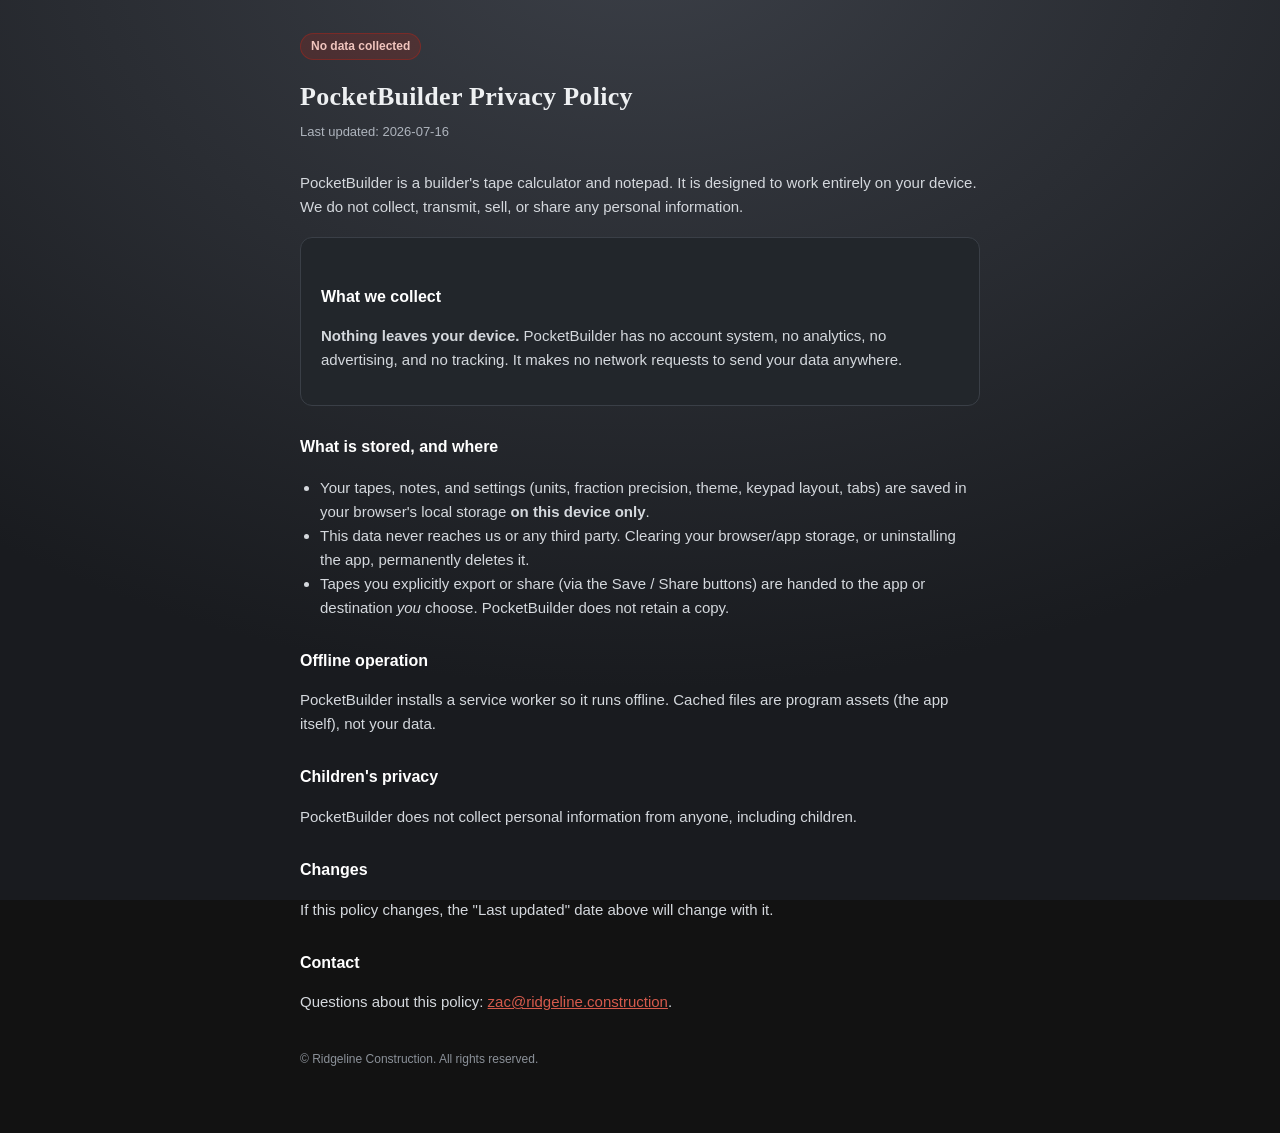
<file: privacy.html>
<!DOCTYPE html>
<html lang="en">
<head>
<meta charset="UTF-8">
<meta name="viewport" content="width=device-width, initial-scale=1.0, viewport-fit=cover">
<meta name="theme-color" content="#1b1d21">
<title>PocketBuilder — Privacy Policy</title>
<link rel="icon" type="image/png" href="icon-192.png">
<style>
  :root{ color-scheme:dark; }
  *{ box-sizing:border-box; }
  body{ margin:0; min-height:100vh; background:radial-gradient(1100px 760px at 50% -8%,#3b3f47,#191b1f) fixed;
    color:#eef0f2; font-family:-apple-system,BlinkMacSystemFont,"Segoe UI",Roboto,Helvetica,Arial,sans-serif;
    line-height:1.6; padding:32px 20px 64px; }
  main{ max-width:680px; margin:0 auto; }
  h1{ font-family:Georgia,"Times New Roman",serif; font-weight:800; letter-spacing:.3px; font-size:26px; margin:0 0 4px; }
  .sub{ color:#aeb4bd; font-size:13px; margin:0 0 28px; }
  h2{ font-size:16px; margin:28px 0 8px; color:#fff; }
  p,li{ color:#d4d8dd; font-size:15px; }
  ul{ padding-left:20px; }
  a{ color:#d65a4c; }
  .card{ background:#22262b; border:1px solid #3a3f47; border-radius:12px; padding:18px 20px; margin-top:18px; }
  .tag{ display:inline-block; background:color-mix(in srgb,#b2241a 22%,transparent); border:1px solid color-mix(in srgb,#b2241a 45%,transparent);
    color:#f0c4bd; font-size:12px; font-weight:700; padding:3px 10px; border-radius:20px; margin-bottom:16px; }
  footer{ color:#8b9199; font-size:12px; margin-top:36px; }
</style>
</head>
<body>
<main>
  <span class="tag">No data collected</span>
  <h1>PocketBuilder Privacy Policy</h1>
  <p class="sub">Last updated: 2026-07-16</p>

  <p>PocketBuilder is a builder's tape calculator and notepad. It is designed to work entirely on your device. We do not collect, transmit, sell, or share any personal information.</p>

  <div class="card">
    <h2>What we collect</h2>
    <p><strong>Nothing leaves your device.</strong> PocketBuilder has no account system, no analytics, no advertising, and no tracking. It makes no network requests to send your data anywhere.</p>
  </div>

  <h2>What is stored, and where</h2>
  <ul>
    <li>Your tapes, notes, and settings (units, fraction precision, theme, keypad layout, tabs) are saved in your browser's local storage <strong>on this device only</strong>.</li>
    <li>This data never reaches us or any third party. Clearing your browser/app storage, or uninstalling the app, permanently deletes it.</li>
    <li>Tapes you explicitly export or share (via the Save / Share buttons) are handed to the app or destination <em>you</em> choose. PocketBuilder does not retain a copy.</li>
  </ul>

  <h2>Offline operation</h2>
  <p>PocketBuilder installs a service worker so it runs offline. Cached files are program assets (the app itself), not your data.</p>

  <h2>Children's privacy</h2>
  <p>PocketBuilder does not collect personal information from anyone, including children.</p>

  <h2>Changes</h2>
  <p>If this policy changes, the "Last updated" date above will change with it.</p>

  <h2>Contact</h2>
  <p>Questions about this policy: <a href="mailto:zac@ridgeline.construction">zac@ridgeline.construction</a>.</p>

  <footer>© Ridgeline Construction. All rights reserved.</footer>
</main>
</body>
</html>
</file>
<file: styles.css>
/* ============ PocketBuilder — ledger notepad UI ============ */
:root{
  /* chrome (window furniture) */
  --chrome:#e9e4d8; --chrome2:#dfd9c9; --line:#c8c1af;
  --ink:#20222a; --inkmut:#8a8577;
  --accent:#b2241a; --accent2:#d65a4c;
  --carry:#1c7a4f; --sel:#f3ead2;
  --keybg:#f7f4ec; --keytxt:#20222a;
  /* paper (set at runtime by applyPaper; these are the "white" defaults) */
  --paper:#ffffff; --paperline:#e1e1e1; --papermargin:#f0c4bd;
  --papertxt:#1d1f22; --papermut:#a6a09a; --papernote:#14806a;
  --gutterline:#b9ceb9;
  --rh:28px; --tfs:15px; --nfs:12.5px;   /* ledger row height / value font / note font */
  --mono:ui-monospace,"Cascadia Mono","SF Mono",Menlo,Consolas,monospace;
  --sans:-apple-system,BlinkMacSystemFont,"Segoe UI",Roboto,Helvetica,Arial,sans-serif;
}
@media (prefers-color-scheme:dark){
  :root{
    --chrome:#22252b; --chrome2:#1b1e23; --line:#3a3f47;
    --ink:#e8e6df; --inkmut:#8d929b;
    --accent:#d65a4c; --accent2:#e0796d;
    --carry:#4fc08a; --sel:#2e3138;
    --keybg:#33373e; --keytxt:#e8e6df;
    --unitkey:#8a7222; --unittxt:#f7eecb;
  }
}
/* ===== selectable chrome themes (Settings); Auto = the two blocks above ===== */
:root[data-theme="light"]{
  --chrome:#e9e4d8; --chrome2:#dfd9c9; --line:#c8c1af;
  --ink:#20222a; --inkmut:#8a8577;
  --accent:#b2241a; --accent2:#d65a4c;
  --carry:#1c7a4f; --sel:#f3ead2;
  --keybg:#f7f4ec; --keytxt:#20222a;
  --unitkey:#f0d87a; --unittxt:#3a2f0a;
  --stripbg:#23241f; --opkey:initial; --eqkey:initial; --chromeimg:none;
}
:root[data-theme="dark"]{
  --chrome:#22252b; --chrome2:#1b1e23; --line:#3a3f47;
  --ink:#e8e6df; --inkmut:#8d929b;
  --accent:#d65a4c; --accent2:#e0796d;
  --carry:#4fc08a; --sel:#2e3138;
  --keybg:#33373e; --keytxt:#e8e6df;
  --unitkey:#8a7222; --unittxt:#f7eecb;
  --stripbg:#141519; --opkey:initial; --eqkey:initial; --chromeimg:none;
}
/* Night Wood — dark walnut chrome; plank texture arrives via --woodimg (JS-generated) */
:root[data-theme="wood"]{
  --chrome:#2b2014; --chrome2:#221809; --line:#4a3a22;
  --ink:#efe4cd; --inkmut:#9c8d72;
  --accent:#d3822a; --accent2:#e0a04c;
  --carry:#7fc98f; --sel:#4a3d1f;
  --keybg:#3a2c1a; --keytxt:#efe4cd;
  --stripbg:#150c04; --opkey:#4c3a20; --eqkey:#6a4d24; --fnkey:#241a0d;
  --unitkey:#8a6a1c; --unittxt:#f7eecb;
  --chromeimg:var(--woodimg,none);
}

*{box-sizing:border-box;-webkit-tap-highlight-color:transparent;}
html,body{margin:0;height:100%;overflow:hidden;overscroll-behavior:none;}
body{background:var(--chrome2);color:var(--ink);font-family:var(--sans);
  -webkit-user-select:none;user-select:none;
  touch-action:manipulation;}   /* no double-tap zoom — ⌫ double-tap must not zoom the page */
#app{position:fixed;inset:0;display:flex;flex-direction:column;overflow:hidden;}

/* ===== toolbar ===== */
#toolbar{display:flex;align-items:center;gap:4px;padding:7px 10px;background:var(--chrome);background-image:var(--chromeimg,none);
  border-bottom:1px solid var(--line);flex-wrap:nowrap;overflow-x:auto;scrollbar-width:none;}
#toolbar::-webkit-scrollbar{display:none;}
.brand{appearance:none;border:none;background:none;cursor:pointer;color:var(--ink);
  font:800 16px/1 var(--sans);letter-spacing:-.01em;padding:2px 8px 4px;white-space:nowrap;flex:0 0 auto;
  display:flex;align-items:flex-end;gap:1px;}
.brand svg{width:26px;height:30px;flex:0 0 auto;margin-bottom:-1px;}
.brand span{color:var(--accent);}
.grp{display:flex;gap:3px;align-items:center;padding:0 7px;border-left:1px solid var(--line);flex:0 0 auto;}
#toolbar .sp{flex:1;min-width:6px;}
.tb{appearance:none;border:1px solid transparent;background:none;color:var(--ink);border-radius:7px;
  font:600 12.5px/1 var(--sans);padding:8px 10px;cursor:pointer;white-space:nowrap;}
.tb:hover{background:var(--chrome2);border-color:var(--line);}
.tb:active{transform:translateY(1px);}
.tb:disabled{opacity:.38;cursor:default;transform:none;}
.tb:disabled:hover{background:none;border-color:transparent;}
.tb.icon{font-size:15px;padding:6px 10px;}

/* ===== tabs ===== */
#tabbar{display:flex;align-items:flex-end;gap:3px;padding:6px 10px 0;background:var(--chrome);background-image:var(--chromeimg,none);
  border-bottom:1px solid var(--line);overflow-x:auto;scrollbar-width:none;flex:0 0 auto;}
#tabbar::-webkit-scrollbar{display:none;}
#tabbar .tab{display:flex;align-items:center;gap:8px;max-width:190px;padding:7px 12px;
  border-radius:8px 8px 0 0;background:var(--chrome2);color:var(--inkmut);border:1px solid var(--line);
  border-bottom:none;font:700 12.5px/1 var(--sans);cursor:pointer;white-space:nowrap;flex:0 1 auto;}
#tabbar .tab.on{background:var(--paper);color:var(--papertxt);}
#tabbar .tab .tx{overflow:hidden;text-overflow:ellipsis;}
#tabbar .tab .x{opacity:.5;padding:0 3px;flex:0 0 auto;}
#tabbar .tab .x:hover{opacity:1;color:var(--accent2);}
#tabbar .addtab{flex:0 0 auto;padding:4px 11px 6px;margin:0 0 4px 3px;border-radius:7px;
  background:var(--chrome2);color:var(--ink);border:1px solid var(--line);font:800 14px/1 var(--sans);cursor:pointer;}

/* ===== main split ===== */
.main{flex:1;min-height:0;display:flex;}
.taparea{position:relative;flex:1;min-width:0;min-height:0;display:flex;flex-direction:column;}

/* ===== ledger tape ===== */
.tapewrap{flex:1;min-height:0;overflow-y:auto;overflow-x:hidden;-webkit-overflow-scrolling:touch;
  background-color:var(--paper);font-family:var(--mono);font-size:var(--tfs);color:var(--papertxt);
  background-image:repeating-linear-gradient(to bottom,transparent 0 calc(var(--rh) - 1px),var(--paperline) calc(var(--rh) - 1px) var(--rh));
  background-attachment:local;padding-bottom:96px;}
.tline{display:grid;grid-template-columns:44px 32px max-content minmax(0,1fr);
  min-height:var(--rh);cursor:pointer;position:relative;font-variant-numeric:tabular-nums;}
.tline::before{content:attr(data-n);color:var(--papermut);font-size:10.5px;text-align:right;padding-right:12px;
  line-height:var(--rh);position:relative;top:calc(var(--rh)*0.18);user-select:none;}
.tline > .op,.tline > .val,.tline > .note,.tline > .txt{line-height:var(--rh);position:relative;top:calc(var(--rh)*0.18);}
.tline .op{color:var(--papertxt);font-weight:700;text-align:right;padding-right:8px;font-size:calc(var(--tfs) - 1px);}
.tline .val{font-weight:600;white-space:nowrap;padding-left:8px;}
.tline .note{color:var(--papernote);font-style:italic;font-family:var(--sans);font-size:var(--nfs);
  padding-left:18px;white-space:normal;overflow-wrap:anywhere;word-break:break-word;}
.tline .note:empty{display:none;}
.tline.sep{height:0;min-height:0;overflow:hidden;cursor:default;}
.tline.carry .op{color:var(--carry);}
.tline.carry .note{color:var(--papermut);}
.tline.subtotal::before{content:"\2261";}
.tline.subtotal .op{color:var(--accent);font-weight:800;}
.tline.subtotal .val{font-weight:800;box-shadow:inset 0 2px 0 var(--papertxt);}
.tline.info .val,.tline.calcnote .val{font-weight:600;}
.tline.prose{grid-template-columns:44px minmax(0,1fr);}
.tline.prose .txt{grid-column:2;font-size:var(--nfs);font-weight:600;font-style:italic;color:var(--papernote);
  font-family:var(--sans);white-space:normal;overflow-wrap:anywhere;padding:0 8px;}
.tline.sel{background:color-mix(in srgb,var(--papertxt) 9%,transparent);}
.tline.active .val{font-weight:700;}
.tline.caret .val::after{content:"";display:inline-block;width:1.6px;height:var(--tfs);background:var(--papertxt);
  margin-left:2px;vertical-align:-2px;animation:bl 1.1s steps(1) infinite;}
@keyframes bl{50%{opacity:0;}}
@media (prefers-reduced-motion:reduce){ .tline.caret .val::after{animation:none;} }
.emptytape{padding:0 18px 0 56px;color:var(--papermut);font-family:var(--sans);font-size:calc(var(--nfs) + 1px);
  line-height:var(--rh);position:relative;top:calc(var(--rh)*0.18);}
.tline .cpy{position:absolute;right:6px;top:50%;transform:translateY(-50%);font-size:13px;line-height:1;
  font-style:normal;color:var(--papermut);opacity:0;cursor:pointer;padding:4px 6px;border-radius:6px;transition:opacity .12s;}
@media (hover:hover){ .tline:hover .cpy{opacity:1;} .tline .cpy:hover{color:var(--papertxt);background:rgba(0,0,0,.07);} }

/* ===== roof / stair panels ===== */
.toppanel{position:absolute;inset:0;z-index:6;display:none;overflow-y:auto;background:var(--paper);
  color:var(--papertxt);padding:14px 16px 18px;}
.toppanel.on{display:block;}
.tphdr{display:flex;align-items:center;gap:8px;font:800 13px/1 var(--sans);letter-spacing:1.5px;
  color:var(--papertxt);text-transform:uppercase;margin-bottom:8px;}
.tphint{flex:1;font-size:11px;font-weight:600;color:var(--papermut);text-transform:none;letter-spacing:0;}
.tpx{cursor:pointer;color:var(--papermut);font-weight:700;font-size:18px;padding:4px 8px;}
.tpbtns{display:flex;justify-content:flex-end;margin-top:16px;}
.tpbtns .btn{padding:14px 24px;font-size:16px;flex:0 0 auto;}
#roofcells,#staircells{display:grid;grid-template-columns:repeat(2,minmax(0,1fr));gap:12px;}
@media (min-width:720px){ #roofcells,#staircells{grid-template-columns:repeat(3,minmax(0,1fr));max-width:760px;} }
.cc{position:relative;background:color-mix(in srgb,var(--paper) 93%,var(--papertxt) 7%);
  border:1.5px solid color-mix(in srgb,var(--papertxt) 20%,transparent);border-radius:14px;
  padding:14px 16px 15px;display:flex;flex-direction:column;gap:6px;min-width:0;}
.cc span{font-size:11px;font-weight:700;color:var(--papermut);text-transform:uppercase;letter-spacing:.8px;}
.cc b{font-size:clamp(20px,5.6vw,30px);color:var(--papertxt);font-variant-numeric:tabular-nums;
  overflow:hidden;text-overflow:ellipsis;white-space:nowrap;}
.cc.ed{cursor:pointer;}
.cc.ed::after{content:"\270E";position:absolute;top:10px;right:12px;font-size:12px;color:var(--papermut);}
.lblrow{grid-column:1/-1;font:800 11px/1 var(--sans);letter-spacing:1.5px;color:var(--papermut);
  text-transform:uppercase;padding:10px 2px 2px;border-top:1px dashed var(--papermut);margin-top:4px;}

/* ===== note strip (above the keypad): tap abc, QWERTY opens, text lands on the line ===== */
.notestrip{display:flex;align-items:center;gap:8px;background:var(--chrome2);border-top:1px solid var(--line);
  padding:6px 8px;flex:0 0 auto;}
.notestrip .ns-lab{appearance:none;border:1px solid var(--line);background:var(--chrome);color:var(--ink);
  border-radius:7px;font:800 13px/1 var(--sans);padding:9px 14px;cursor:pointer;flex:0 0 auto;}
.notestrip.on .ns-lab{background:var(--unitkey,#f0d87a);color:var(--unittxt,#3a2f0a);border-color:transparent;}
.notestrip input{flex:1;min-width:0;font:italic 500 14px/1.2 var(--sans);background:none;border:none;outline:none;
  color:var(--ink);-webkit-user-select:text;user-select:text;padding:8px 4px;}
.notestrip input::placeholder{color:var(--inkmut);}
.notestrip .nbtn{appearance:none;flex:0 0 auto;background:var(--accent);color:#fff;border:none;border-radius:7px;
  padding:9px 14px;font:700 13px/1 var(--sans);cursor:pointer;display:none;}
.notestrip.on .nbtn{display:block;}

/* ===== keypad — CalcTape style: flat, gapless, hairline grid ===== */
#keys{flex:0 0 300px;background:var(--chrome);background-image:var(--chromeimg,none);
  border-left:1px solid var(--line);padding:0 0 env(safe-area-inset-bottom);display:flex;flex-direction:column;overflow:hidden;}
.np{display:grid;grid-template-columns:repeat(4,1fr);grid-auto-rows:58px;
  gap:1px;background:var(--line);border-top:1px solid var(--line);flex:0 0 auto;}
.key{appearance:none;border:none;border-radius:0;color:var(--keytxt);background:var(--keybg);
  font:600 20px/1 var(--sans);padding:0;cursor:pointer;text-align:center;
  display:flex;align-items:center;justify-content:center;}
.key:active,.key.hit{filter:brightness(.88);}
.key.op{background:var(--opkey,color-mix(in srgb,var(--chrome2) 70%,#8fa6b5 30%));font-size:21px;}
.key.ac{background:var(--accent);color:#fff;font:800 17px/1 var(--sans);}
.key.eq{background:var(--eqkey,color-mix(in srgb,var(--chrome2) 55%,#8fa6b5 45%));font-size:22px;}
.key.small{font-size:16px;}
.key.unit{background:var(--unitkey,#f0d87a);color:var(--unittxt,#3a2f0a);font:700 15px/1 var(--mono);}
.key.unit.dim{opacity:.4;}
.key.fn{background:var(--fnkey,#2e3a4c);color:var(--fntxt,#eef2f7);font:700 13.5px/1 var(--sans);}
.key.fn.small{font:700 12.5px/1 var(--sans);}
.key.fn.has::after{content:"";position:absolute;top:7px;right:9px;width:6px;height:6px;border-radius:50%;background:var(--accent2);}
.key{position:relative;}

/* ===== settings sheet / toast (shared) ===== */
.scrim{position:fixed;inset:0;background:rgba(0,0,0,.55);display:none;align-items:flex-end;justify-content:center;z-index:50;}
.scrim.on{display:flex;}
.sheet{background:var(--chrome);width:100%;max-width:460px;border-radius:18px 18px 0 0;padding:16px;
  border-top:3px solid var(--accent);box-shadow:0 -6px 24px rgba(0,0,0,.4);max-height:88vh;overflow-y:auto;}
.sheet h4{margin:0 0 12px;font-size:16px;color:var(--ink);}
.mrow{margin-bottom:14px;}
.mrow .ml{font:700 11px/1 var(--sans);text-transform:uppercase;letter-spacing:.6px;color:var(--inkmut);margin-bottom:6px;}
.seg{display:flex;gap:6px;flex-wrap:wrap;}
.seg button{flex:1;min-width:62px;background:var(--chrome2);border:1px solid var(--line);color:var(--ink);
  border-radius:9px;padding:9px 6px;font:700 12.5px/1 var(--sans);cursor:pointer;}
.seg button.on{background:var(--accent);border-color:var(--accent);color:#fff;}
.swatch{width:34px;height:34px;border-radius:8px;border:2px solid var(--line);cursor:pointer;flex:0 0 auto;}
.swatch.on{border-color:var(--accent2);box-shadow:0 0 0 2px color-mix(in srgb,var(--accent2) 35%,transparent);}
.menubtns{display:flex;gap:10px;margin-top:6px;}
.btn{background:var(--accent);color:#fff;border:none;border-radius:9px;padding:11px 15px;
  font:700 14px/1 var(--sans);cursor:pointer;flex:1;}
.btn.alt{background:var(--chrome2);border:1px solid var(--line);color:var(--ink);}
.clrgrid{display:grid;grid-template-columns:repeat(4,1fr);gap:10px 6px;}
.clr{display:flex;flex-direction:column;align-items:center;gap:4px;font:700 9px/1 var(--sans);
  letter-spacing:.05em;text-transform:uppercase;color:var(--inkmut);}
.clr input[type=color]{appearance:none;width:44px;height:34px;border:1px solid var(--line);border-radius:9px;
  background:none;padding:2px;cursor:pointer;}
.clr input[type=color]::-webkit-color-swatch-wrapper{padding:2px;}
.clr input[type=color]::-webkit-color-swatch{border:none;border-radius:6px;}
.menufoot{text-align:center;margin-top:12px;font-size:11px;color:var(--inkmut);}
.menufoot a{color:var(--inkmut);text-decoration:underline;}
.toast{position:fixed;left:50%;bottom:90px;transform:translateX(-50%);background:var(--ink);color:var(--chrome);
  border:1px solid var(--accent);padding:9px 16px;border-radius:20px;font:600 13px/1.3 var(--sans);
  opacity:0;transition:opacity .25s;z-index:60;pointer-events:none;max-width:90%;text-align:center;}
.toast.on{opacity:1;}

/* ===== phone layout: keypad drops below the tape ===== */
@media (max-width:700px){
  .main{flex-direction:column;}
  #keys{flex:0 0 auto;border-left:none;border-top:1px solid var(--line);padding:10px 10px 12px;overflow:visible;}
  .np{grid-auto-rows:52px;}
  .key{font-size:17px;}
  .key.fn{font-size:13px;}
  .key.unit{font-size:14px;}
  .brand{font-size:14px;padding:6px 4px;}
  .tb{padding:7px 8px;font-size:12px;}
  .grp{padding:0 5px;}
}
</file>
